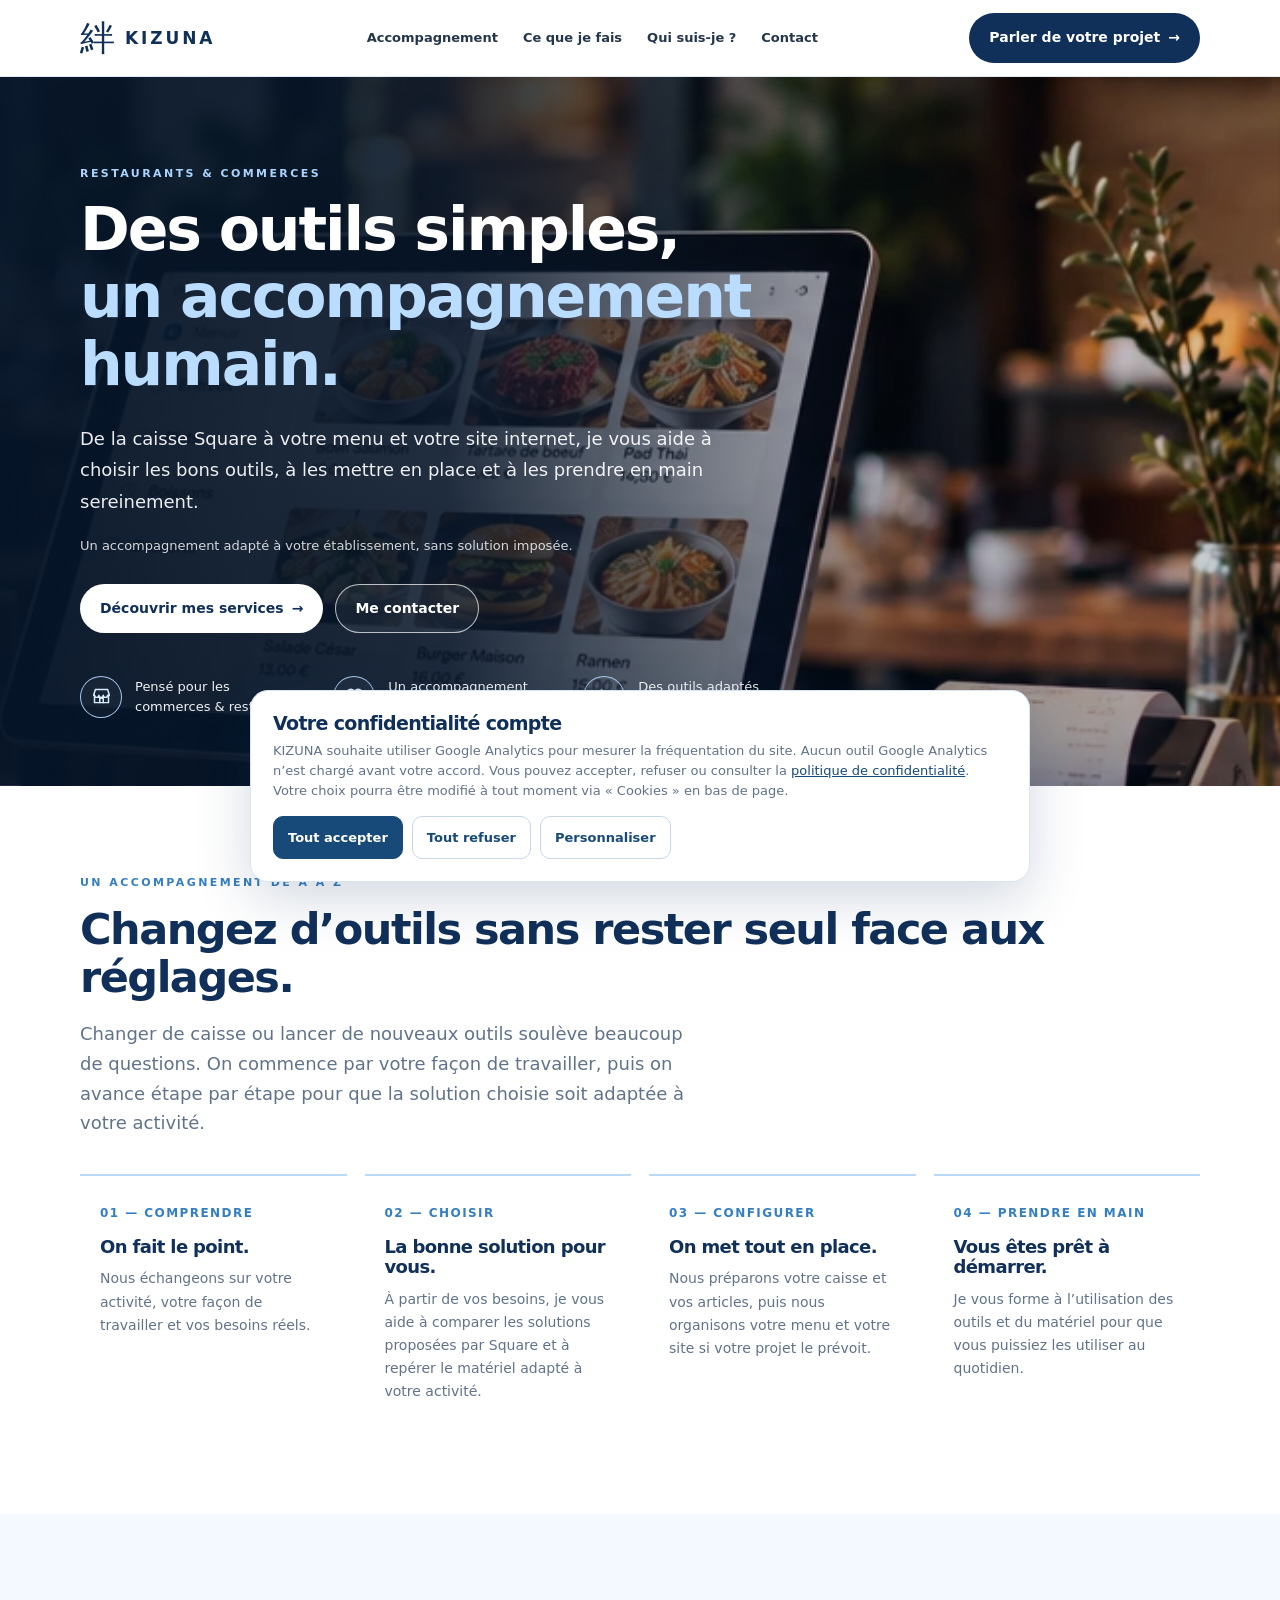
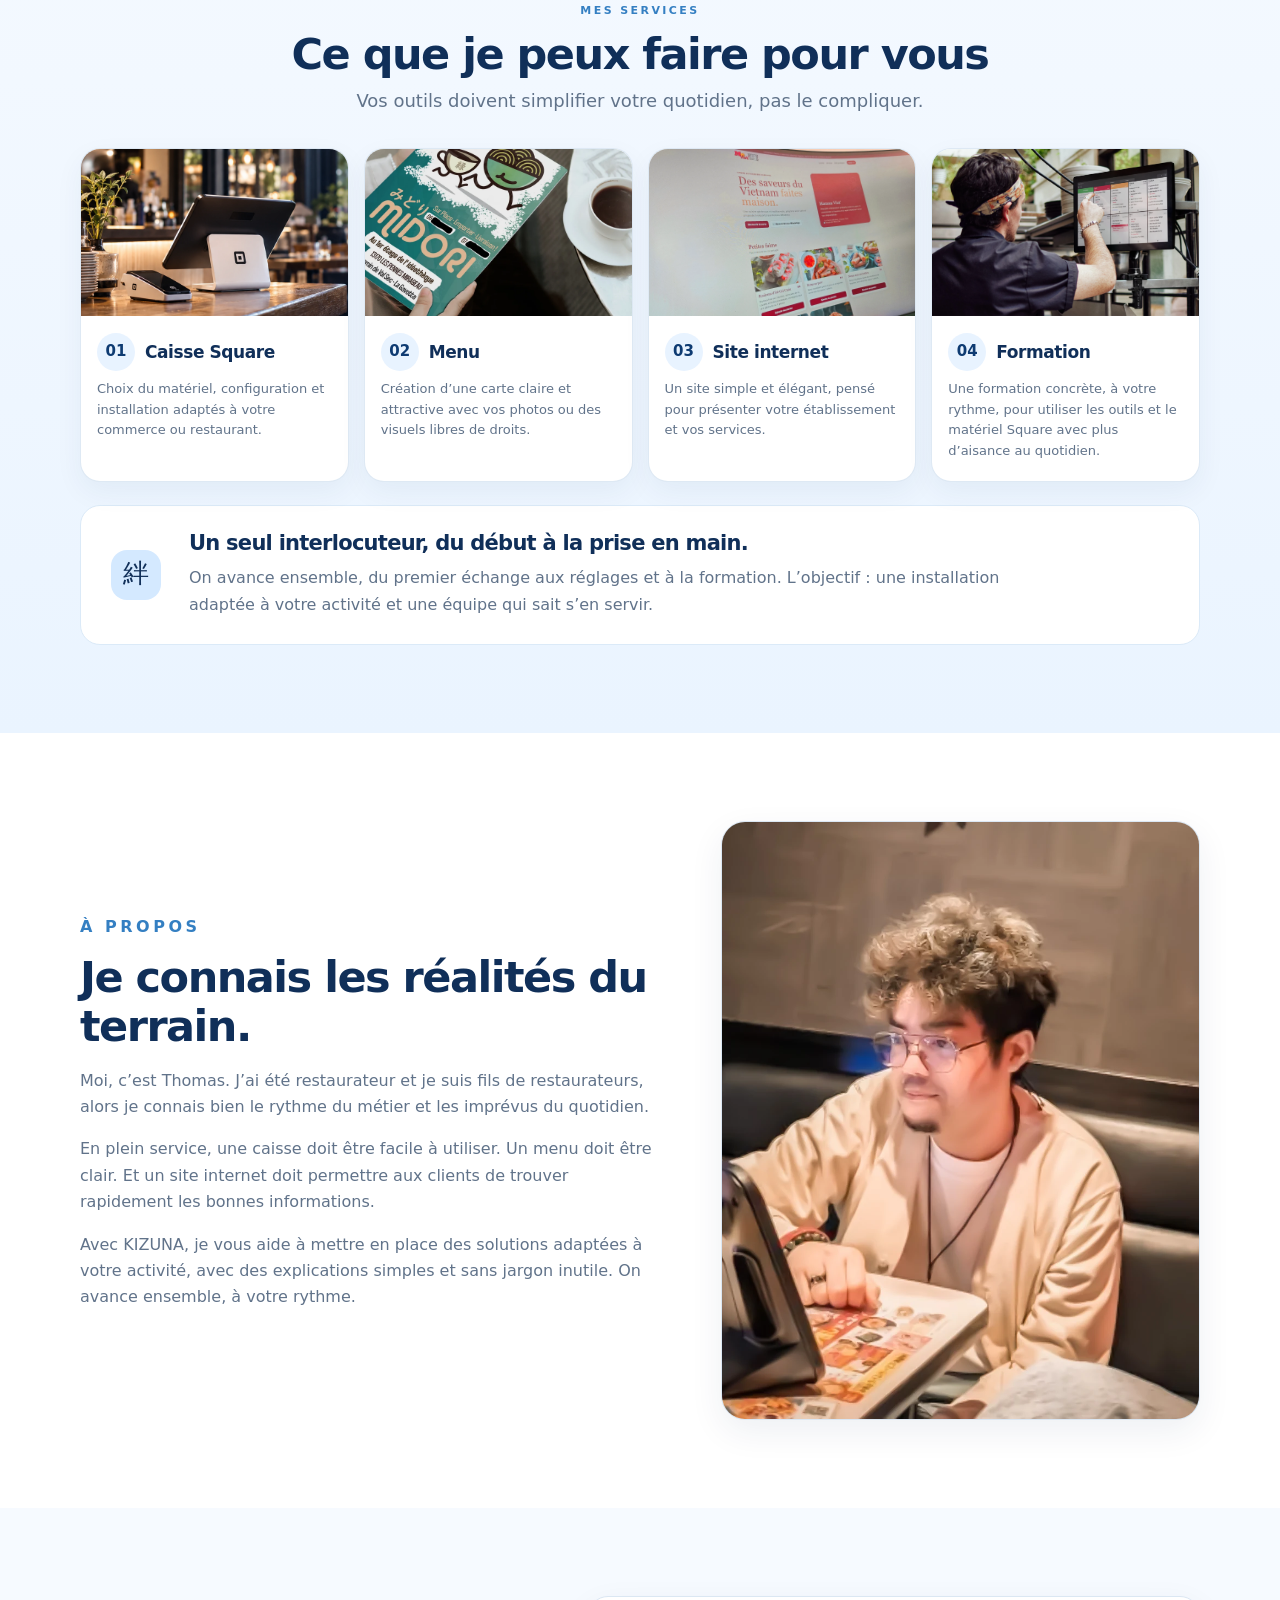
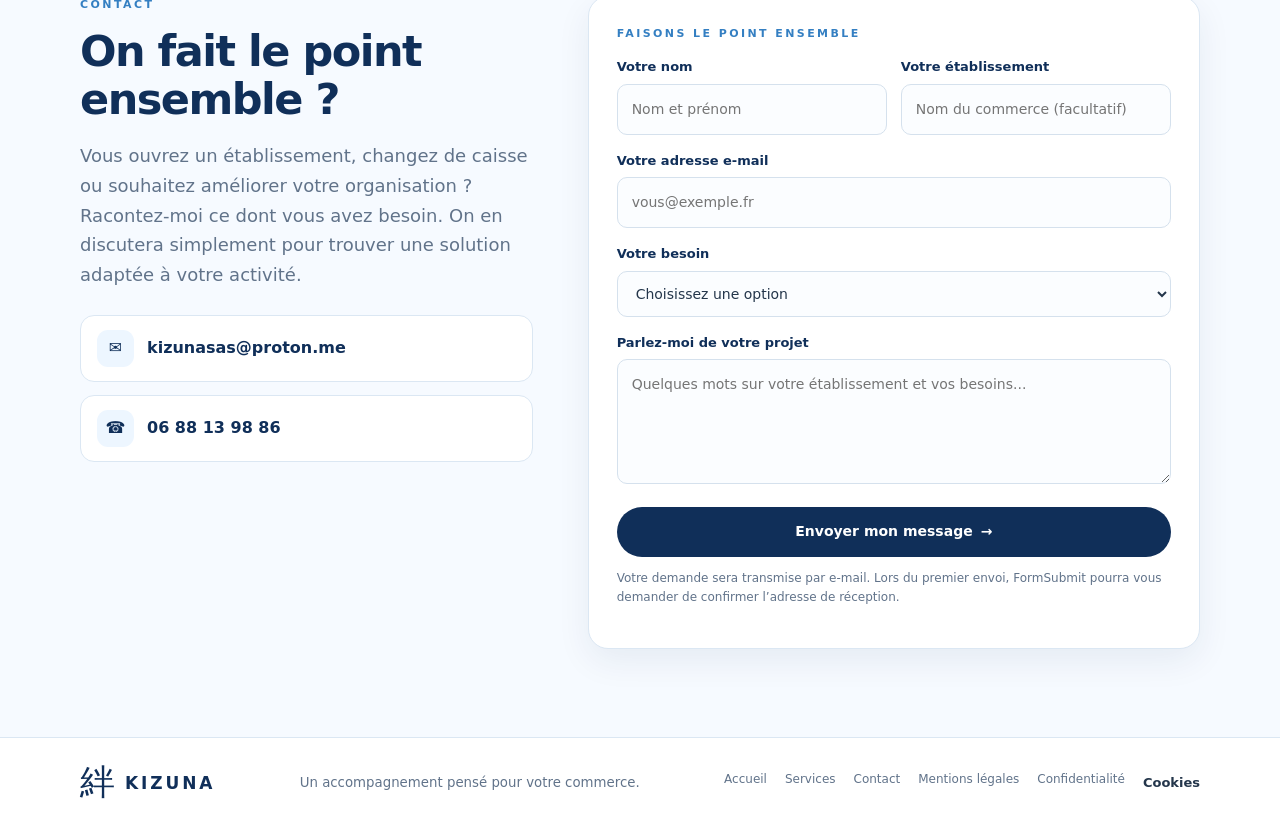
<file: index.html>
<!doctype html>
<html lang="fr">
<head>
<meta charset="utf-8"><meta name="viewport" content="width=device-width, initial-scale=1, viewport-fit=cover">
<meta name="description" content="KIZUNA accompagne les commerçants et restaurateurs dans le choix et la mise en place de leur caisse Square, la création de menus et de sites internet, et la prise en main de leurs outils.">
<meta name="theme-color" content="#102f59">
<meta property="og:type" content="website">
<meta property="og:locale" content="fr_FR">
<meta property="og:site_name" content="KIZUNA">
<meta property="og:title" content="KIZUNA — Votre commerce, bien accompagné">
<meta property="og:description" content="Un accompagnement simple et humain pour votre caisse Square, votre menu, votre site internet et la prise en main de vos outils.">
<meta property="og:image" content="https://VOTRE-DOMAINE.fr/assets/og-kizuna.jpg">
<meta property="og:image:width" content="1200"><meta property="og:image:height" content="630">
<meta name="twitter:card" content="summary_large_image">
<link rel="icon" href="assets/favicon.svg" type="image/svg+xml">
<link rel="icon" href="assets/favicon-32.png" sizes="32x32" type="image/png">
<link rel="icon" href="assets/favicon-16.png" sizes="16x16" type="image/png">
<link rel="apple-touch-icon" href="assets/apple-touch-icon.png">
<link rel="preload" as="image" href="assets/hero-restaurant.webp" fetchpriority="high">
<title>KIZUNA — Un accompagnement simple pour votre commerce</title>
<style>
:root{--navy:#102f59;--blue:#347fc2;--pale:#edf6ff;--pale2:#f6faff;--ink:#24364b;--muted:#61738a;--line:#dbe7f3;--white:#fff;--radius:20px;--shadow:0 12px 34px rgba(16,47,89,.07)}
*{box-sizing:border-box}html{scroll-behavior:smooth;scroll-padding-top:90px}body{margin:0;font-family:Inter,ui-sans-serif,system-ui,-apple-system,BlinkMacSystemFont,"Segoe UI",sans-serif;color:var(--ink);background:#fff;line-height:1.65}a{color:inherit} .wrap{width:min(1120px,calc(100% - 40px));margin-inline:auto}
header{position:sticky;top:0;z-index:20;background:rgba(255,255,255,.94);backdrop-filter:blur(12px);border-bottom:1px solid rgba(219,231,243,.8)}.nav{min-height:76px;display:flex;align-items:center;justify-content:space-between;gap:22px}.brand{display:flex;align-items:center;gap:10px;text-decoration:none;color:var(--navy);font-weight:800;letter-spacing:.18em}.brand-mark{font-family:serif;font-size:35px;line-height:1;color:var(--navy);font-weight:500;letter-spacing:0}.brand-name{font-size:17px}.navlinks{display:flex;align-items:center;gap:25px}.navlinks a{text-decoration:none;font-size:13px;font-weight:650;color:var(--ink)}.navlinks a:hover{color:var(--blue)}.nav-cta,.btn{display:inline-flex;justify-content:center;align-items:center;gap:8px;border-radius:999px;padding:12px 19px;font-size:14px;font-weight:750;text-decoration:none;border:1px solid transparent;transition:.2s}.nav-cta,.btn-primary{background:var(--navy);color:#fff}.nav-cta:hover,.btn-primary:hover{background:#1c477b;transform:translateY(-1px)}.btn-secondary{border-color:#b9d3ed;color:var(--navy);background:white}.btn-secondary:hover{background:var(--pale)}
section{padding:88px 0}.eyebrow{font-size:11px;letter-spacing:.22em;text-transform:uppercase;color:var(--blue);font-weight:800;margin:0 0 13px}h1,h2,h3,p{margin-top:0}h1,h2,h3{color:var(--navy);letter-spacing:-.035em;line-height:1.12}h1{font-size:clamp(42px,6vw,68px);max-width:720px;margin-bottom:22px}h2{font-size:clamp(30px,4vw,43px);margin-bottom:18px}h3{font-size:21px;margin-bottom:10px}p{color:var(--muted)}.lead{font-size:18px;max-width:620px}.hero{padding:82px 0 86px;background:radial-gradient(ellipse at 90% 15%,#e0f0ff 0,transparent 34%),linear-gradient(180deg,#fff 0%,#f8fbff 100%)}.hero-grid{display:grid;grid-template-columns:1.12fr .88fr;gap:55px;align-items:center}.hero h1 span{color:var(--blue)}.hero-actions{display:flex;flex-wrap:wrap;gap:12px;margin-top:27px}.hero-note{font-size:12px;margin-top:22px}.visual-placeholder{min-height:350px;border-radius:28px;background:linear-gradient(145deg,#e4f2ff,#f7fbff);border:1px solid #d5e8fa;display:grid;place-items:center;position:relative;overflow:hidden}.visual-placeholder.hero-photo{min-height:350px;background:#edf6ff}.hero-photo img{width:100%;height:100%;min-height:350px;object-fit:cover;display:block}.visual-placeholder:not(.hero-photo):before,.visual-placeholder:not(.hero-photo):after{content:"";position:absolute;border:1px solid rgba(52,127,194,.22);border-radius:50%;width:250px;height:250px}.visual-placeholder:after{width:330px;height:330px}.placeholder-inner{position:relative;z-index:1;text-align:center;padding:24px}.placeholder-icon{width:62px;height:62px;border:1.5px solid #8ab7e2;border-radius:18px;display:grid;place-items:center;color:var(--blue);font-size:28px;margin:0 auto 15px}.placeholder-inner strong{display:block;color:var(--navy)}.placeholder-inner small{color:var(--muted)}
.soft{background:var(--pale2)}.intro-grid{display:grid;grid-template-columns:.9fr 1.1fr;gap:70px;align-items:center}.intro-mark{border-radius:var(--radius);background:var(--pale);min-height:245px;display:grid;place-items:center}.intro-mark span{font-family:serif;font-size:100px;color:var(--navy);font-weight:400}.intro-copy p{font-size:17px}.service-grid{display:grid;grid-template-columns:repeat(2,minmax(0,1fr));gap:18px;margin-top:35px}.service{padding:27px;border:1px solid var(--line);border-radius:var(--radius);background:#fff;box-shadow:var(--shadow)}.service-number{font-size:12px;font-weight:800;color:var(--blue);letter-spacing:.15em;margin-bottom:15px}.service p{margin-bottom:0}.service-wide{grid-column:1/-1;display:grid;grid-template-columns:60px 1fr;gap:15px;align-items:start;background:var(--pale2)}.service-symbol{width:48px;height:48px;border-radius:15px;background:#e0efff;display:grid;place-items:center;color:var(--navy);font-size:22px}
.process{display:grid;grid-template-columns:repeat(4,minmax(0,1fr));gap:18px;margin-top:36px}.step{padding:23px 20px;border-top:2px solid #b9d9f6;background:#fff}.step-num{font-size:12px;color:var(--blue);font-weight:800;letter-spacing:.12em}.step h3{margin-top:12px;font-size:18px}.step p{font-size:14px;margin-bottom:0}.about-grid{display:grid;grid-template-columns:1.1fr .9fr;gap:55px;align-items:center}.about-copy p{font-size:16px}.about-card{background:#fff;border:1px solid var(--line);border-radius:var(--radius);padding:30px;box-shadow:var(--shadow)}.about-card .brand-mark{font-size:60px;display:block;margin-bottom:14px}.about-card p{margin:0}
.contact-grid{display:grid;grid-template-columns:.85fr 1.15fr;gap:55px;align-items:start}.contact-info{display:grid;gap:13px;margin-top:25px}.contact-link{display:flex;align-items:center;gap:13px;padding:14px 16px;border:1px solid var(--line);border-radius:14px;text-decoration:none;background:white;font-weight:700;color:var(--navy);overflow-wrap:anywhere}.contact-link span:first-child{width:37px;height:37px;border-radius:11px;background:var(--pale);display:grid;place-items:center}.form-card{padding:28px;border:1px solid var(--line);border-radius:var(--radius);box-shadow:var(--shadow);background:#fff}.form-card label{display:block;font-size:13px;font-weight:750;color:var(--navy);margin-bottom:6px}.form-row{display:grid;grid-template-columns:1fr 1fr;gap:14px}.field{margin-bottom:15px}.field input,.field select,.field textarea{width:100%;border:1px solid #d5e1ed;background:#fbfdff;border-radius:10px;padding:13px 14px;font:inherit;font-size:14px;color:var(--ink);outline:none}.field input:focus,.field select:focus,.field textarea:focus{border-color:#78aee0;box-shadow:0 0 0 3px #e5f2ff}.field textarea{min-height:125px;resize:vertical}.form-card .btn{width:100%;cursor:pointer}.form-hint{font-size:12px;margin:12px 0 0}.footer{padding:27px 0;border-top:1px solid var(--line)}.footer-inner{display:flex;justify-content:space-between;align-items:center;gap:20px}.footer small{color:var(--muted)}.footer-links{display:flex;gap:18px;flex-wrap:wrap}.footer-links a{font-size:12px;text-decoration:none;color:var(--muted)}
@media(max-width:850px){.nav{flex-wrap:wrap;padding:13px 0}.navlinks{order:3;width:100%;overflow:auto;gap:20px;padding:4px 0 7px}.navlinks a{white-space:nowrap}.nav-cta{margin-left:auto}.hero-grid,.intro-grid,.about-grid,.contact-grid{grid-template-columns:1fr;gap:30px}.visual-placeholder{min-height:260px}.hero-photo img{min-height:260px}.intro-mark{min-height:180px}.intro-mark span{font-size:76px}.process{grid-template-columns:repeat(2,minmax(0,1fr))}.hero{padding-top:58px}section{padding:65px 0}}
@media(max-width:540px){.wrap{width:min(100% - 30px,1120px)}.brand-name{font-size:15px}.brand-mark{font-size:30px}.nav-cta{padding:10px 13px;font-size:12px}.navlinks{gap:17px}.navlinks a{font-size:12px}h1{font-size:42px}.lead{font-size:16px}.service-grid{grid-template-columns:1fr}.service-wide{grid-column:auto;grid-template-columns:45px 1fr;padding:22px}.service-symbol{width:40px;height:40px}.process{grid-template-columns:1fr;gap:12px}.step{padding:20px}.form-row{grid-template-columns:1fr;gap:0}.form-card{padding:20px}.footer-inner{align-items:flex-start;flex-direction:column}.hero-actions .btn{width:100%}}

/* Photos réelles fournies pour KIZUNA */
.photo-frame{overflow:hidden;border-radius:24px;background:#edf5fc;border:1px solid var(--line);box-shadow:var(--shadow)}
.photo-frame img{display:block;width:100%;height:100%;object-fit:cover}
.hero-photo{min-height:350px;aspect-ratio:4/3}
.hero-photo img{object-position:center}
.about-photo{height:100%;min-height:380px;aspect-ratio:4/5}
.about-photo img{object-position:center 34%}
.service-grid{align-items:stretch}
.service.has-photo{padding:0;overflow:hidden}
.service.has-photo .service-photo{width:100%;aspect-ratio:16/9;display:block;object-fit:cover;background:#edf5fc;border-bottom:1px solid var(--line)}
.service.has-photo .service-copy{padding:23px 24px 25px}
.service.has-photo.menu-service .service-photo{object-fit:contain;background:#f7f9fc;padding:8px}
.service.has-photo.site-service .service-photo{object-position:center}
@media(max-width:850px){.hero-photo{min-height:260px}.about-photo{min-height:320px;aspect-ratio:5/4}}


/* Services section — consistent, alternating horizontal layouts */
.service-list{display:grid;gap:22px;margin-top:36px}
.service-row{display:grid;grid-template-columns:minmax(0,1fr) minmax(0,1fr);align-items:stretch;gap:clamp(24px,4vw,54px);padding:22px;background:#fff;border:1px solid var(--line);border-radius:var(--radius);box-shadow:var(--shadow);overflow:hidden}
.service-row.reverse .service-visual{order:2}
.service-row.reverse .service-content{order:1}
.service-visual{min-height:260px;aspect-ratio:16/10;overflow:hidden;border-radius:calc(var(--radius) - 8px);background:#edf5fc;display:flex;align-items:center;justify-content:center}
.service-visual img{display:block;width:100%;height:100%;min-height:260px;object-fit:cover}
.service-visual.menu-visual{background:#f7f8fa}
.service-visual.menu-visual img{width:100%;height:100%;object-fit:contain;padding:10px;min-height:260px}
.service-content{align-self:center;padding:18px clamp(0px,2vw,18px)}
.service-content .service-number{margin-bottom:14px}
.service-content h3{font-size:clamp(23px,2.5vw,31px);line-height:1.15;max-width:16ch;margin-bottom:15px}
.service-content p{font-size:16px;line-height:1.75;max-width:52ch;margin-bottom:0}
.service-promise{display:grid;grid-template-columns:58px 1fr;gap:20px;align-items:center;margin-top:24px;padding:26px 30px;background:#e8f3ff;border-radius:var(--radius)}
.service-promise-mark{width:50px;height:50px;border-radius:16px;background:#d4e9ff;display:grid;place-items:center;color:var(--navy);font-size:26px}
.service-promise h3{font-size:21px;margin:0 0 8px}
.service-promise p{margin:0;line-height:1.7;max-width:80ch}
@media(max-width:760px){
 .service-list{gap:16px}
 .service-row{grid-template-columns:1fr;gap:12px;padding:14px}
 .service-row.reverse .service-visual,.service-row.reverse .service-content{order:initial}
 .service-visual{aspect-ratio:16/9;min-height:0}
 .service-visual img{min-height:0}
 .service-visual.menu-visual img{min-height:0;max-height:330px}
 .service-content{padding:12px 8px 10px}
 .service-content h3{font-size:25px}
 .service-content p{font-size:15px}
 .service-promise{grid-template-columns:44px 1fr;gap:14px;padding:20px}
 .service-promise-mark{width:42px;height:42px;font-size:22px}
}


/* Accessibility, validation, cookie consent and mobile conversion CTA */
.field-error{display:none;color:#a52828;font-size:12px;margin:6px 0 0}
.field.invalid input,.field.invalid select,.field.invalid textarea{border-color:#b42318;background:#fffafa;box-shadow:0 0 0 2px rgba(180,35,24,.08)}
.field.invalid .field-error{display:block}
.form-status-error{color:#a52828!important;font-weight:700}
.form-status-success{color:#1d6b46!important;font-weight:700}
@media(prefers-reduced-motion:reduce){html{scroll-behavior:auto}*,*:before,*:after{transition:none!important;animation:none!important}}


/* KIZUNA refreshed visual identity: image-led hero and four consistent service cards */
.hero-photo-section{position:relative;isolation:isolate;min-height:560px;padding:88px 0 68px;background:#061b33;overflow:hidden}
.hero-backdrop{position:absolute;inset:0;z-index:-2;background-image:linear-gradient(90deg,rgba(5,20,39,.96) 0%,rgba(5,20,39,.88) 35%,rgba(5,20,39,.28) 68%,rgba(5,20,39,.12) 100%),url("assets/hero-restaurant.webp");background-size:cover;background-position:center 55%}
.hero-photo-section:after{content:"";position:absolute;inset:0;z-index:-1;background:linear-gradient(0deg,rgba(5,20,39,.28),transparent 45%);pointer-events:none}
.hero-content{position:relative;z-index:1;color:#fff;max-width:1120px}
.hero-photo-section .eyebrow{color:#a9d4ff}
.hero-photo-section h1{color:#fff;max-width:860px;font-size:clamp(42px,4.7vw,60px);line-height:1.12;margin-bottom:25px}
.hero-photo-section h1 span{color:#b9dcff}
.hero-photo-section .lead{color:rgba(255,255,255,.92);max-width:650px;font-size:18px;line-height:1.75}
.hero-photo-section .btn-primary{background:#fff;color:#102f59}
.hero-photo-section .btn-primary:hover{background:#e7f3ff}
.hero-photo-section .btn-secondary{color:#fff;background:rgba(255,255,255,.06);border-color:rgba(255,255,255,.7)}
.hero-photo-section .btn-secondary:hover{background:rgba(255,255,255,.15)}
.hero-trust{display:flex;flex-wrap:wrap;gap:30px;margin-top:43px;max-width:900px}
.hero-trust>div{display:flex;align-items:center;gap:13px;color:rgba(255,255,255,.94);font-size:13px;line-height:1.55;min-width:220px}
.trust-icon{width:42px;height:42px;flex:0 0 42px;border:1px solid rgba(183,218,255,.9);border-radius:50%;display:grid;place-items:center;color:#d8ebff;background:rgba(255,255,255,.035)}
.trust-icon svg{display:block;width:21px;height:21px;fill:none;stroke:currentColor;stroke-width:1.7;stroke-linecap:round;stroke-linejoin:round}
.services-section{background:linear-gradient(180deg,#f4f9ff 0%,#eaf4ff 100%)}
.section-heading{text-align:center;max-width:800px;margin:0 auto 32px}
.section-heading .eyebrow{margin-bottom:10px}
.section-heading h2{margin-bottom:8px}
.section-heading .lead{max-width:none;margin:0 auto;font-size:18px}
.service-cards{display:grid;grid-template-columns:repeat(4,minmax(0,1fr));gap:15px;align-items:stretch}
.service-card{background:#fff;border:1px solid rgba(219,231,243,.9);border-radius:20px;overflow:hidden;box-shadow:0 10px 28px rgba(16,47,89,.055);transition:transform .2s ease,box-shadow .2s ease;min-width:0}
.service-card:hover{transform:translateY(-3px);box-shadow:0 16px 34px rgba(16,47,89,.11)}
.service-card-image{aspect-ratio:16/10;overflow:hidden;background:#e8f2fc}
.service-card-image img{display:block;width:100%;height:100%;object-fit:cover}
.service-card-image.menu-card-image{background:#f7f9fc}
.service-card-image.menu-card-image img{object-fit:contain;padding:6px}
.service-card-body{padding:17px 16px 19px}
.service-card-title{display:flex;align-items:center;gap:10px;margin-bottom:8px}
.service-card-number{width:38px;height:38px;flex:0 0 38px;border-radius:50%;display:grid;place-items:center;background:#e8f3ff;color:#0e3b72;font-size:15px;font-weight:800}
.service-card-title h3{font-size:17px;line-height:1.2;margin:0;letter-spacing:-.025em}
.service-card-body p{font-size:13px;line-height:1.6;margin:0 0 14px}
.service-card-body>a{display:inline-flex;align-items:center;gap:8px;text-decoration:none;color:var(--navy);font-size:12px;font-weight:800}
.service-card-body>a span{font-size:17px;transition:transform .2s ease}
.service-card-body>a:hover span{transform:translateX(3px)}
.service-promise{margin-top:23px;background:#fff;border:1px solid #dbeaf8}
.service-promise-mark{font-family:serif}
@media(max-width:980px){
 .service-cards{grid-template-columns:repeat(2,minmax(0,1fr))}
 .hero-photo-section{min-height:470px}
 .hero-backdrop{background-position:58% center}
}
@media(max-width:600px){
 .hero-photo-section{padding:58px 0 46px;min-height:0}
 .hero-backdrop{background-image:linear-gradient(90deg,rgba(5,20,39,.92),rgba(5,20,39,.78)),url("assets/hero-restaurant.webp");background-position:center}
 .hero-photo-section h1{font-size:clamp(39px,8.8vw,48px);line-height:1.12;max-width:100%;margin-bottom:22px}
 .hero-photo-section .lead{font-size:16px}
 .hero-trust{gap:17px;margin-top:32px}
 .hero-trust>div{flex:1 1 100%;font-size:12px;min-width:0}
 .trust-icon{width:38px;height:38px;flex-basis:38px}
 .section-heading{text-align:left;margin-bottom:23px}
 .section-heading .lead{margin:0;font-size:16px}
 .service-cards{grid-template-columns:1fr;gap:14px}
 .service-card{display:block}
 .service-card-image{height:auto;min-height:0;aspect-ratio:16/9}
 .service-card-body{padding:20px 19px 22px}
 .service-card-title{align-items:center;gap:10px}
 .service-card-number{width:34px;height:34px;flex-basis:34px;font-size:13px}
 .service-card-title h3{font-size:17px;padding-top:0}
 .service-card-body p{font-size:14px;line-height:1.65;margin-bottom:0}
 .service-card-body>a{font-size:12px}
 .service-promise{grid-template-columns:42px 1fr;padding:18px;gap:13px}
 .service-promise-mark{width:40px;height:40px;font-size:21px}
 .service-promise h3{font-size:18px}
 .service-promise p{font-size:14px}
}


/* Final polish for service cards */
.service-card-body{min-height:154px;display:flex;flex-direction:column;justify-content:flex-start}
.service-card-body p{margin-bottom:0}
.service-card-image.menu-card-image img{object-fit:cover;padding:0;object-position:center 54%}
@media(max-width:600px){
 .service-card-body{min-height:0}
}


/* Finitions avant publication */
:focus-visible{outline:3px solid #75b7f0;outline-offset:3px}
section[id]{scroll-margin-top:96px}
.hero-note{color:rgba(255,255,255,.82);font-size:13px;margin:17px 0 0}
.service-card-image img{object-position:center}
.service-card-image.menu-card-image img{object-position:center 54%}
@media(max-width:600px){
 .service-card-image{min-height:170px}
 .service-card-image img{object-position:center}
 .service-card-image.menu-card-image img{object-position:center 54%}
}


/* Responsive polish: tablets and phones */
img, video, iframe { max-width: 100%; }
button, input, select, textarea { font: inherit; }
a, button { -webkit-tap-highlight-color: transparent; }
:focus-visible { outline: 3px solid #73b7f2; outline-offset: 3px; }

@media (max-width: 900px) {
  .wrap { width: min(100% - 36px, 720px); }
  .nav { min-height: 68px; gap: 12px; flex-wrap: wrap; padding-block: 10px; }
  .navlinks { gap: 14px; flex-wrap: wrap; justify-content: center; }
  .navlinks a { font-size: 13px; }
  .hero { padding: 58px 0 62px; }
  .hero-grid { grid-template-columns: minmax(0, 1fr); gap: 30px; }
  .hero-grid > * { min-width: 0; }
  .hero h1 { max-width: 16ch; }
  .visual-placeholder, .visual-placeholder.hero-photo { min-height: 280px; }
  .hero-photo img { min-height: 280px; max-height: 420px; }
  .intro-grid { grid-template-columns: minmax(0, 1fr); gap: 28px; }
  .intro-mark { min-height: 170px; }
  .intro-mark span { font-size: 76px; }
  .process { grid-template-columns: repeat(2, minmax(0, 1fr)); }
  section { padding: 64px 0; }
}

@media (max-width: 600px) {
  html { scroll-padding-top: 112px; }
  .wrap { width: calc(100% - 32px); }
  .nav { justify-content: center; }
  .brand { margin-right: auto; }
  .brand-mark { font-size: 30px; }
  .brand-name { font-size: 15px; }
  .navlinks { order: 3; width: 100%; gap: 8px 16px; padding: 4px 0 2px; }
  .navlinks a { font-size: 12px; }
  .nav-cta { padding: 10px 13px; font-size: 12px; white-space: nowrap; }
  section { padding: 52px 0; }
  .hero { padding: 42px 0 48px; }
  h1 { font-size: clamp(34px, 10vw, 46px); line-height: 1.06; margin-bottom: 17px; }
  h2 { font-size: clamp(28px, 8vw, 36px); }
  h3 { font-size: 19px; }
  .lead { font-size: 16px; }
  .hero-grid { gap: 24px; }
  .hero-actions { display: grid; grid-template-columns: minmax(0, 1fr); gap: 10px; margin-top: 22px; }
  .hero-actions .btn { width: 100%; min-height: 46px; }
  .hero-note { font-size: 12px; }
  .visual-placeholder, .visual-placeholder.hero-photo { min-height: 220px; border-radius: 18px; }
  .hero-photo img { min-height: 220px; max-height: 300px; }
  .service-grid, .process { grid-template-columns: minmax(0, 1fr); gap: 14px; }
  .service { padding: 22px; }
  .service-wide { grid-column: auto; grid-template-columns: 42px minmax(0, 1fr); gap: 12px; }
  .service-symbol { width: 40px; height: 40px; border-radius: 12px; }
  .step { padding: 19px 17px; }
  .intro-copy p { font-size: 16px; }
  .intro-mark { min-height: 145px; }
  .intro-mark span { font-size: 64px; }
  .contact-grid { grid-template-columns: minmax(0, 1fr) !important; gap: 24px !important; }
  form { min-width: 0; }
  input, select, textarea { width: 100%; min-width: 0; max-width: 100%; }
  .btn, .nav-cta { min-height: 44px; }
  footer .wrap { gap: 18px; }
  footer a { overflow-wrap: anywhere; }
  .cookie-banner { left: 12px !important; right: 12px !important; bottom: 12px !important; width: auto !important; max-width: none !important; padding: 16px !important; }
  .cookie-banner .cookie-actions { display: grid; grid-template-columns: minmax(0, 1fr); gap: 8px; }
  .cookie-banner button { width: 100%; min-height: 42px; }
}

@media (max-width: 380px) {
  .wrap { width: calc(100% - 24px); }
  .brand { gap: 6px; letter-spacing: .12em; }
  .brand-name { font-size: 14px; }
  .nav-cta { padding-inline: 10px; font-size: 11px; }
  .navlinks { gap: 7px 12px; }
  h1 { font-size: 33px; }
}

</style>
</head>
<body>
<header><div class="wrap nav"><a class="brand" href="#accueil" aria-label="KIZUNA, accueil"><span class="brand-mark" aria-hidden="true">絆</span><span class="brand-name">KIZUNA</span></a><nav class="navlinks" aria-label="Navigation principale"><a href="#accompagnement">Accompagnement</a><a href="#services">Ce que je fais</a><a href="#apropos">Qui suis-je ?</a><a href="#contact">Contact</a></nav><a class="nav-cta" href="#contact">Parler de votre projet <span aria-hidden="true">→</span></a></div></header>
<main>
<section class="hero hero-photo-section" id="accueil">
  <div class="hero-backdrop" role="img" aria-label="Comptoir de restaurant avec terminal de caisse et écran de menu"></div>
  <div class="wrap hero-content">
    <p class="eyebrow">Restaurants & commerces</p>
    <h1>Des outils simples,<br><span>un accompagnement humain.</span></h1>
    <p class="lead">De la caisse Square à votre menu et votre site internet, je vous aide à choisir les bons outils, à les mettre en place et à les prendre en main sereinement.</p>
    <p class="hero-note">Un accompagnement adapté à votre établissement, sans solution imposée.</p>
    <div class="hero-actions">
      <a class="btn btn-primary" href="#services">Découvrir mes services <span aria-hidden="true">→</span></a>
      <a class="btn btn-secondary" href="#contact">Me contacter</a>
    </div>
    <div class="hero-trust">
      <div><span class="trust-icon" aria-hidden="true"><svg viewBox="0 0 24 24"><path d="M3 10.5 5 4h14l2 6.5"/><path d="M4 10.5v8.5h16v-8.5"/><path d="M4 10.5a2.5 2.5 0 0 0 5 0 2.5 2.5 0 0 0 5 0 2.5 2.5 0 0 0 5 0"/><path d="M10 19v-5h4v5"/></svg></span><span>Pensé pour les<br>commerces & restaurants</span></div>
      <div><span class="trust-icon" aria-hidden="true"><svg viewBox="0 0 24 24"><path d="M20.8 8.8c0 5.1-8.8 10-8.8 10s-8.8-4.9-8.8-10A4.7 4.7 0 0 1 12 6.1a4.7 4.7 0 0 1 8.8 2.7Z"/></svg></span><span>Un accompagnement<br>simple et humain</span></div>
      <div><span class="trust-icon" aria-hidden="true"><svg viewBox="0 0 24 24"><path d="M4 7h16M4 17h16"/><circle cx="9" cy="7" r="2.2" fill="#102f59"/><circle cx="15" cy="17" r="2.2" fill="#102f59"/></svg></span><span>Des outils adaptés<br>à vos besoins</span></div>
    </div>
  </div>
</section>
<section id="accompagnement"><div class="wrap"><p class="eyebrow">Un accompagnement de A à Z</p><h2>Changez d’outils sans rester seul face aux réglages.</h2><p class="lead">Changer de caisse ou lancer de nouveaux outils soulève beaucoup de questions. On commence par votre façon de travailler, puis on avance étape par étape pour que la solution choisie soit adaptée à votre activité.</p><div class="process"><article class="step"><span class="step-num">01 — COMPRENDRE</span><h3>On fait le point.</h3><p>Nous échangeons sur votre activité, votre façon de travailler et vos besoins réels.</p></article><article class="step"><span class="step-num">02 — CHOISIR</span><h3>La bonne solution pour vous.</h3><p>À partir de vos besoins, je vous aide à comparer les solutions proposées par Square et à repérer le matériel adapté à votre activité.</p></article><article class="step"><span class="step-num">03 — CONFIGURER</span><h3>On met tout en place.</h3><p>Nous préparons votre caisse et vos articles, puis nous organisons votre menu et votre site si votre projet le prévoit.</p></article><article class="step"><span class="step-num">04 — PRENDRE EN MAIN</span><h3>Vous êtes prêt à démarrer.</h3><p>Je vous forme à l’utilisation des outils et du matériel pour que vous puissiez les utiliser au quotidien.</p></article></div></div></section>
<section class="soft services-section" id="services">
  <div class="wrap">
    <div class="section-heading">
      <p class="eyebrow">Mes services</p>
      <h2>Ce que je peux faire pour vous</h2>
      <p class="lead">Vos outils doivent simplifier votre quotidien, pas le compliquer.</p>
    </div>
    <div class="service-cards">
      <article class="service-card">
        <div class="service-card-image"><img src="assets/caisse-square.webp" alt="Équipement de caisse Square présenté sur un comptoir de commerce" width="1440" height="900" loading="lazy"></div>
        <div class="service-card-body">
          <div class="service-card-title"><span class="service-card-number">01</span><h3>Caisse Square</h3></div>
          <p>Choix du matériel, configuration et installation adaptés à votre commerce ou restaurant.</p>
        </div>
      </article>
      <article class="service-card">
        <div class="service-card-image menu-card-image"><img src="assets/menu-horizontal.webp" alt="Menu de restaurant présenté dans un format horizontal" width="1440" height="900" loading="lazy"></div>
        <div class="service-card-body">
          <div class="service-card-title"><span class="service-card-number">02</span><h3>Menu</h3></div>
          <p>Création d’une carte claire et attractive avec vos photos ou des visuels libres de droits.</p>
        </div>
      </article>
      <article class="service-card">
        <div class="service-card-image"><img src="assets/site-restaurant.webp" alt="Exemple de site internet pour un restaurant" width="1440" height="900" loading="lazy"></div>
        <div class="service-card-body">
          <div class="service-card-title"><span class="service-card-number">03</span><h3>Site internet</h3></div>
          <p>Un site simple et élégant, pensé pour présenter votre établissement et vos services.</p>
        </div>
      </article>
      <article class="service-card">
        <div class="service-card-image"><img src="assets/formation-terrain.webp" alt="Professionnel de la restauration utilisant un écran de commandes" width="1440" height="900" loading="lazy"></div>
        <div class="service-card-body">
          <div class="service-card-title"><span class="service-card-number">04</span><h3>Formation</h3></div>
          <p>Une formation concrète, à votre rythme, pour utiliser les outils et le matériel Square avec plus d’aisance au quotidien.</p>
        </div>
      </article>
    </div>
    <div class="service-promise">
      <span class="service-promise-mark" aria-hidden="true">絆</span>
      <div>
        <h3>Un seul interlocuteur, du début à la prise en main.</h3>
        <p>On avance ensemble, du premier échange aux réglages et à la formation. L’objectif : une installation adaptée à votre activité et une équipe qui sait s’en servir.</p>
      </div>
    </div>
  </div>
</section>
<section id="apropos"><div class="wrap about-grid"><div class="about-copy"><p class="eyebrow">À propos</p><h2>Je connais les réalités du terrain.</h2><p>Moi, c’est Thomas. J’ai été restaurateur et je suis fils de restaurateurs, alors je connais bien le rythme du métier et les imprévus du quotidien.</p><p>En plein service, une caisse doit être facile à utiliser. Un menu doit être clair. Et un site internet doit permettre aux clients de trouver rapidement les bonnes informations.</p><p>Avec KIZUNA, je vous aide à mettre en place des solutions adaptées à votre activité, avec des explications simples et sans jargon inutile. On avance ensemble, à votre rythme.</p></div><aside class="photo-frame about-photo"><img src="assets/portrait-terrain.webp" alt="Portrait en situation de travail dans un restaurant" loading="lazy"></aside></div></section>
<section class="soft" id="contact"><div class="wrap contact-grid"><div><p class="eyebrow">Contact</p><h2>On fait le point ensemble ?</h2><p class="lead">Vous ouvrez un établissement, changez de caisse ou souhaitez améliorer votre organisation ? Racontez-moi ce dont vous avez besoin. On en discutera simplement pour trouver une solution adaptée à votre activité.</p><div class="contact-info"><a class="contact-link" href="mailto:kizunasas@proton.me"><span aria-hidden="true">✉</span><span>kizunasas@proton.me</span></a><a class="contact-link" href="tel:+33688139886"><span aria-hidden="true">☎</span><span>06 88 13 98 86</span></a></div></div><form class="form-card" id="contact-form" name="contact-kizuna" method="POST" action="https://formsubmit.co/kizunasas@proton.me"><p class="eyebrow">Faisons le point ensemble</p><input type="hidden" name="_subject" value="Nouvelle demande depuis le site KIZUNA"><input type="hidden" name="_url" value="https://deltaraen.github.io/Kizuna-Studio/"><input type="hidden" name="_next" value="https://deltaraen.github.io/Kizuna-Studio/merci.html"><input type="hidden" name="_template" value="table"><input type="text" name="_honey" tabindex="-1" autocomplete="off" aria-hidden="true" style="position:absolute;left:-9999px;width:1px;height:1px"><div class="form-row"><div class="field"><label for="name">Votre nom</label><input id="name" name="name" autocomplete="name" required placeholder="Nom et prénom" aria-describedby="name-error"><p class="field-error" id="name-error">Merci d’indiquer votre nom.</p></div><div class="field"><label for="business">Votre établissement</label><input id="business" name="business" autocomplete="organization" placeholder="Nom du commerce (facultatif)"></div></div><div class="field"><label for="email">Votre adresse e-mail</label><input id="email" name="email" type="email" autocomplete="email" required placeholder="vous@exemple.fr" aria-describedby="email-error"><p class="field-error" id="email-error">Saisissez une adresse e-mail valide.</p></div><div class="field"><label for="project">Votre besoin</label><select id="project" name="project" required aria-describedby="project-error"><option value="" disabled selected>Choisissez une option</option><option>Choix et installation d’une caisse Square</option><option>Création ou mise en page d’un menu</option><option>Création d’un site internet</option><option>Formation aux outils Square</option><option>Un accompagnement complet</option><option>Autre demande</option></select><p class="field-error" id="project-error">Choisissez le sujet de votre demande.</p></div><div class="field"><label for="message">Parlez-moi de votre projet</label><textarea id="message" name="message" required placeholder="Quelques mots sur votre établissement et vos besoins..." aria-describedby="message-error"></textarea><p class="field-error" id="message-error">Ajoutez quelques mots sur votre projet.</p></div><button class="btn btn-primary" type="submit">Envoyer mon message <span aria-hidden="true">→</span></button><p class="form-hint">Votre demande sera transmise par e-mail. Lors du premier envoi, FormSubmit pourra vous demander de confirmer l’adresse de réception.</p><p id="form-status" class="form-hint" role="status" aria-live="polite"></p></form></div></section>
</main><footer class="footer"><div class="wrap footer-inner"><a class="brand" href="#accueil"><span class="brand-mark" aria-hidden="true">絆</span><span class="brand-name">KIZUNA</span></a><small>Un accompagnement pensé pour votre commerce.</small><div class="footer-links"><a href="#accueil">Accueil</a><a href="#services">Services</a><a href="#contact">Contact</a><a href="mentions-legales.html">Mentions légales</a><a href="confidentialite.html">Confidentialité</a><button type="button" class="cookie-settings-link" id="open-cookie-settings">Cookies</button></div></div></footer>


<script>
// Le formulaire est envoyé directement à FormSubmit via la méthode POST native.
</script>

<style>
.cookie-banner{position:fixed;z-index:9999;left:18px;right:18px;bottom:18px;max-width:780px;margin:0 auto;background:#fff;border:1px solid #d7e4f1;border-radius:18px;box-shadow:0 16px 55px #102f5930;padding:22px;color:#24364b;display:none}
.cookie-banner.is-visible{display:block}.cookie-banner h2{font-size:19px;margin:0 0 7px;color:#102f59}.cookie-banner p{font-size:13px;line-height:1.55;margin:0 0 14px}.cookie-actions{display:flex;gap:9px;flex-wrap:wrap}.cookie-actions button,.cookie-settings-link{font:inherit;font-size:13px;font-weight:750;border:1px solid #c7d8e8;border-radius:10px;padding:10px 14px;background:#fff;color:#174a78;cursor:pointer}.cookie-actions .cookie-accept{background:#174a78;border-color:#174a78;color:#fff}.cookie-settings-link{padding:2px 0;border:0;background:transparent;color:inherit}.cookie-banner a{color:#174a78}@media(max-width:520px){.cookie-banner{left:10px;right:10px;bottom:10px;padding:17px}.cookie-actions{display:grid;grid-template-columns:1fr 1fr}.cookie-actions button{padding:11px 8px}.cookie-actions .cookie-accept{grid-column:1/-1}}

/* Correctif mobile : supprimer le débordement horizontal et cadrer le portrait */
*, *::before, *::after { box-sizing: border-box; }
html { width: 100%; max-width: 100%; overflow-x: clip; }
body { width: 100%; max-width: 100%; margin: 0; overflow-x: clip; }
main, header, footer, section, nav, .wrap, .hero-content { min-width: 0; max-width: 100%; }
img, svg, video, canvas, iframe { max-width: 100%; }
.wrap { max-width: 1120px; }
.about-photo { min-width: 0; overflow: hidden; }
.about-photo img { display: block; width: 100%; height: 100%; object-fit: cover; object-position: center 30%; }
@media (max-width: 600px) {
  html, body { width: 100%; max-width: 100%; overflow-x: clip; }
  .wrap { width: 100% !important; max-width: 100% !important; padding-left: 16px !important; padding-right: 16px !important; margin-left: 0 !important; margin-right: 0 !important; }
  header, main, footer, section, .hero-photo-section { width: 100%; max-width: 100%; }
  .hero-grid, .intro-grid, .about-grid, .service-grid, .service-cards, .process, .contact-grid, .grid, .cards { min-width: 0; width: 100%; max-width: 100%; }
  .hero-grid > *, .intro-grid > *, .about-grid > *, .service-grid > *, .service-cards > *, .process > *, .contact-grid > *, .grid > *, .cards > * { min-width: 0; max-width: 100%; }
  .service, .step, .card, .contact-card, .form-card { min-width: 0; max-width: 100%; }
  h1, h2, h3, p, a, label, button { overflow-wrap: anywhere; }
  .nav { width: 100%; max-width: 100%; padding-left: 16px; padding-right: 16px; }
  .navlinks { min-width: 0; max-width: 100%; }
  .hero-photo, .visual-placeholder { width: 100%; max-width: 100%; }
  .about-photo { width: 100%; height: auto; min-height: 0; aspect-ratio: 4 / 5; border-radius: 18px; }
  .about-photo img { width: 100%; height: 100%; min-height: 0; object-fit: cover; object-position: center 27%; }
  .about-grid { gap: 24px; }
  .contact-grid > *, .footer-inner > * { min-width: 0; }
  .footer-links { max-width: 100%; }
}
@media (max-width: 380px) {
  .wrap { padding-left: 12px !important; padding-right: 12px !important; }
  .about-photo { aspect-ratio: 3 / 4; }
}
</style>
<div class="cookie-banner" id="cookie-banner" role="dialog" aria-modal="false" aria-labelledby="cookie-title" aria-describedby="cookie-description">
  <h2 id="cookie-title">Votre confidentialité compte</h2>
  <p id="cookie-description">KIZUNA souhaite utiliser Google Analytics pour mesurer la fréquentation du site. Aucun outil Google Analytics n’est chargé avant votre accord. Vous pouvez accepter, refuser ou consulter la <a href="confidentialite.html">politique de confidentialité</a>. Votre choix pourra être modifié à tout moment via « Cookies » en bas de page.</p>
  <div class="cookie-actions"><button type="button" class="cookie-accept" id="cookie-accept">Tout accepter</button><button type="button" id="cookie-reject">Tout refuser</button><button type="button" id="cookie-customize">Personnaliser</button></div>
  <div id="cookie-custom-panel" hidden style="margin-top:14px;padding-top:12px;border-top:1px solid #e1eaf2"><p><strong>Mesure d’audience (Google Analytics)</strong><br>Facultative. Si vous l’autorisez et si l’identifiant de mesure est configuré, Google Analytics pourra être chargé.</p><div class="cookie-actions"><button type="button" class="cookie-accept" id="cookie-save-yes">Autoriser la mesure</button><button type="button" id="cookie-save-no">Refuser la mesure</button></div></div>
</div>
<script>
(function(){
  // Sécurité par défaut : aucun script Google Analytics n'est chargé sans consentement explicite.
  // À renseigner uniquement après configuration réelle de GA4 (format G-XXXXXXXXXX).
  const GA_MEASUREMENT_ID = 'G-VGPX1RNNFK';
  const STORAGE_KEY = 'kizuna-analytics-consent-v1';
  const banner = document.getElementById('cookie-banner');
  const custom = document.getElementById('cookie-custom-panel');
  function readChoice(){try{return localStorage.getItem(STORAGE_KEY)}catch(e){return null}}
  function saveChoice(choice){try{localStorage.setItem(STORAGE_KEY,choice)}catch(e){} banner.classList.remove('is-visible');custom.hidden=true;if(choice==='accepted')loadAnalytics();}
  function showBanner(){banner.classList.add('is-visible')}
  function loadAnalytics(){
    if(!GA_MEASUREMENT_ID || !/^G-[A-Z0-9]+$/.test(GA_MEASUREMENT_ID)) return;
    if(document.querySelector('script[data-kizuna-ga="true"]')) return;
    const script=document.createElement('script');script.async=true;script.src='https://www.googletagmanager.com/gtag/js?id='+encodeURIComponent(GA_MEASUREMENT_ID);script.dataset.kizunaGa='true';document.head.appendChild(script);
    window.dataLayer=window.dataLayer||[];function gtag(){window.dataLayer.push(arguments)}window.gtag=gtag;gtag('js',new Date());gtag('config',GA_MEASUREMENT_ID,{'anonymize_ip':true});
  }
  document.getElementById('cookie-accept').addEventListener('click',()=>saveChoice('accepted'));
  document.getElementById('cookie-reject').addEventListener('click',()=>saveChoice('rejected'));
  document.getElementById('cookie-customize').addEventListener('click',()=>{custom.hidden=!custom.hidden});
  document.getElementById('cookie-save-yes').addEventListener('click',()=>saveChoice('accepted'));
  document.getElementById('cookie-save-no').addEventListener('click',()=>saveChoice('rejected'));
  document.getElementById('open-cookie-settings').addEventListener('click',showBanner);
  if(readChoice()==='accepted')loadAnalytics();else if(!readChoice())showBanner();
})();
</script>

</body></html>
</file>
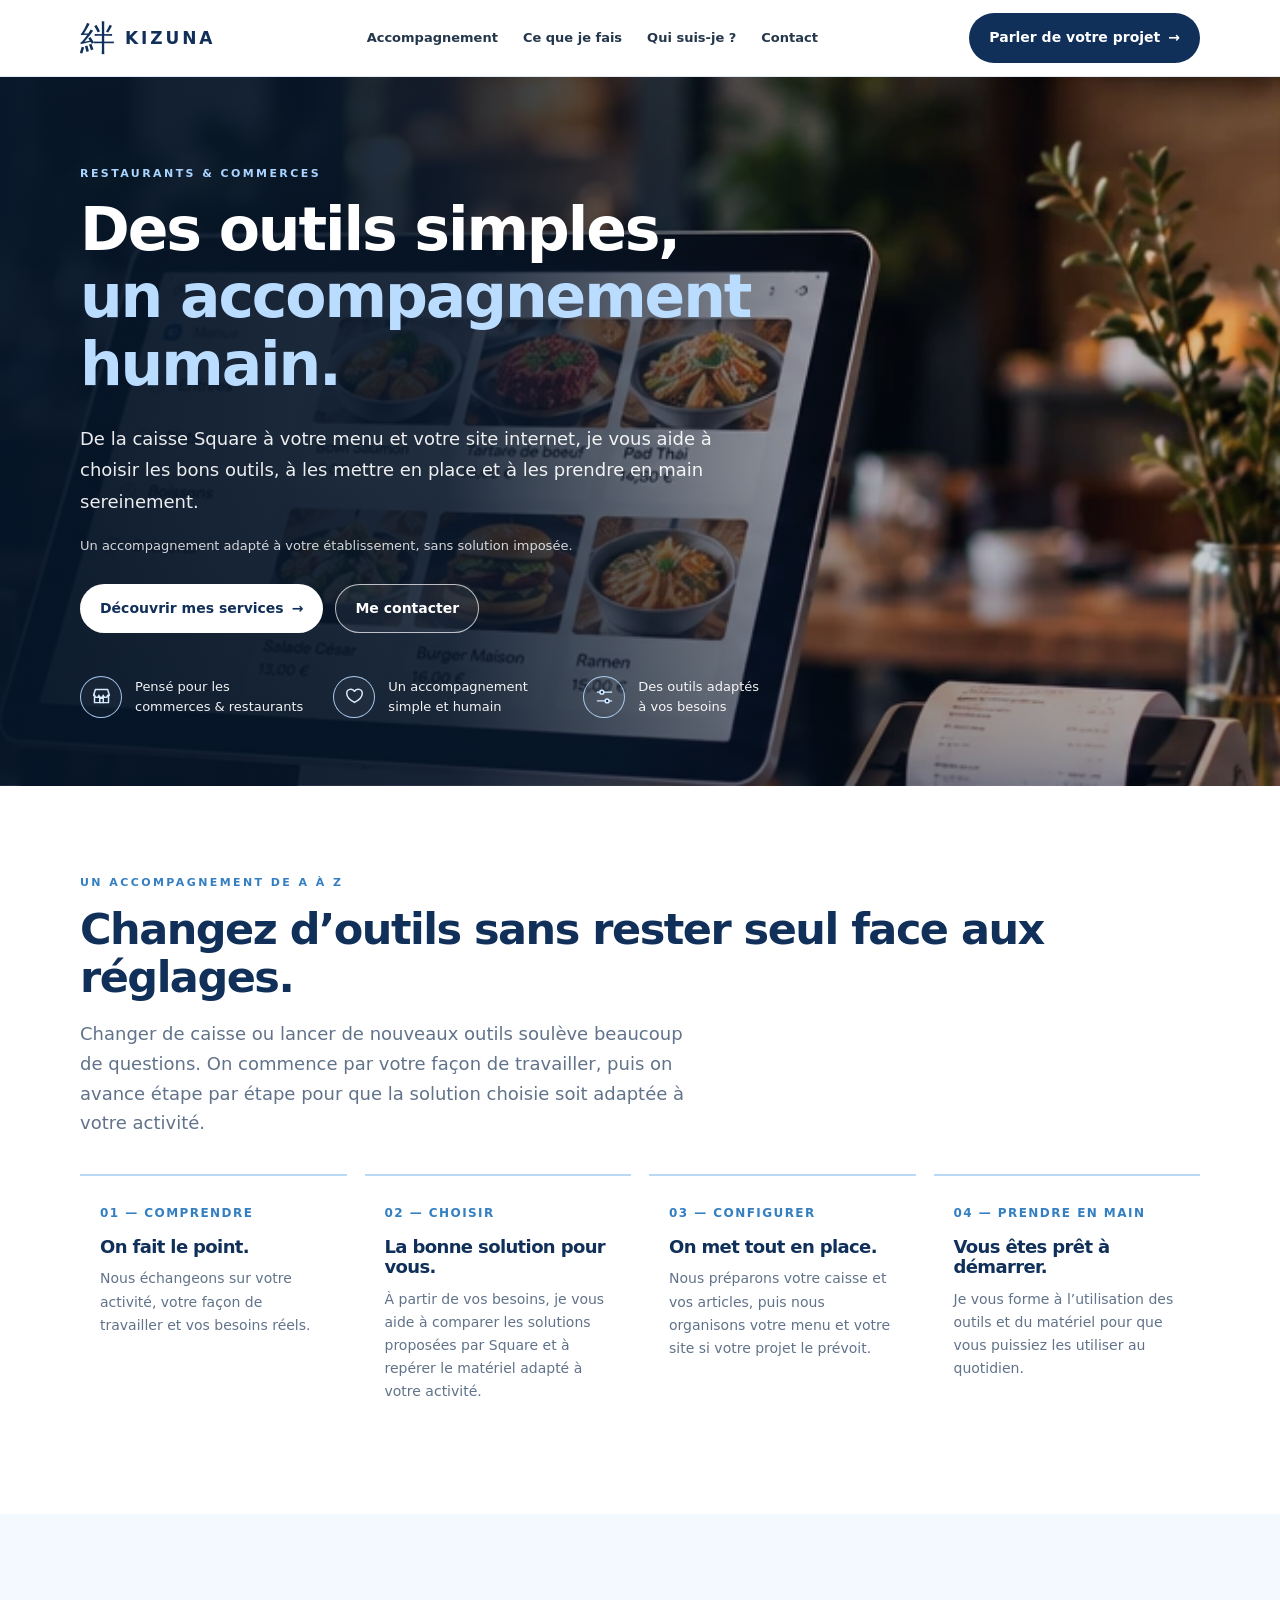
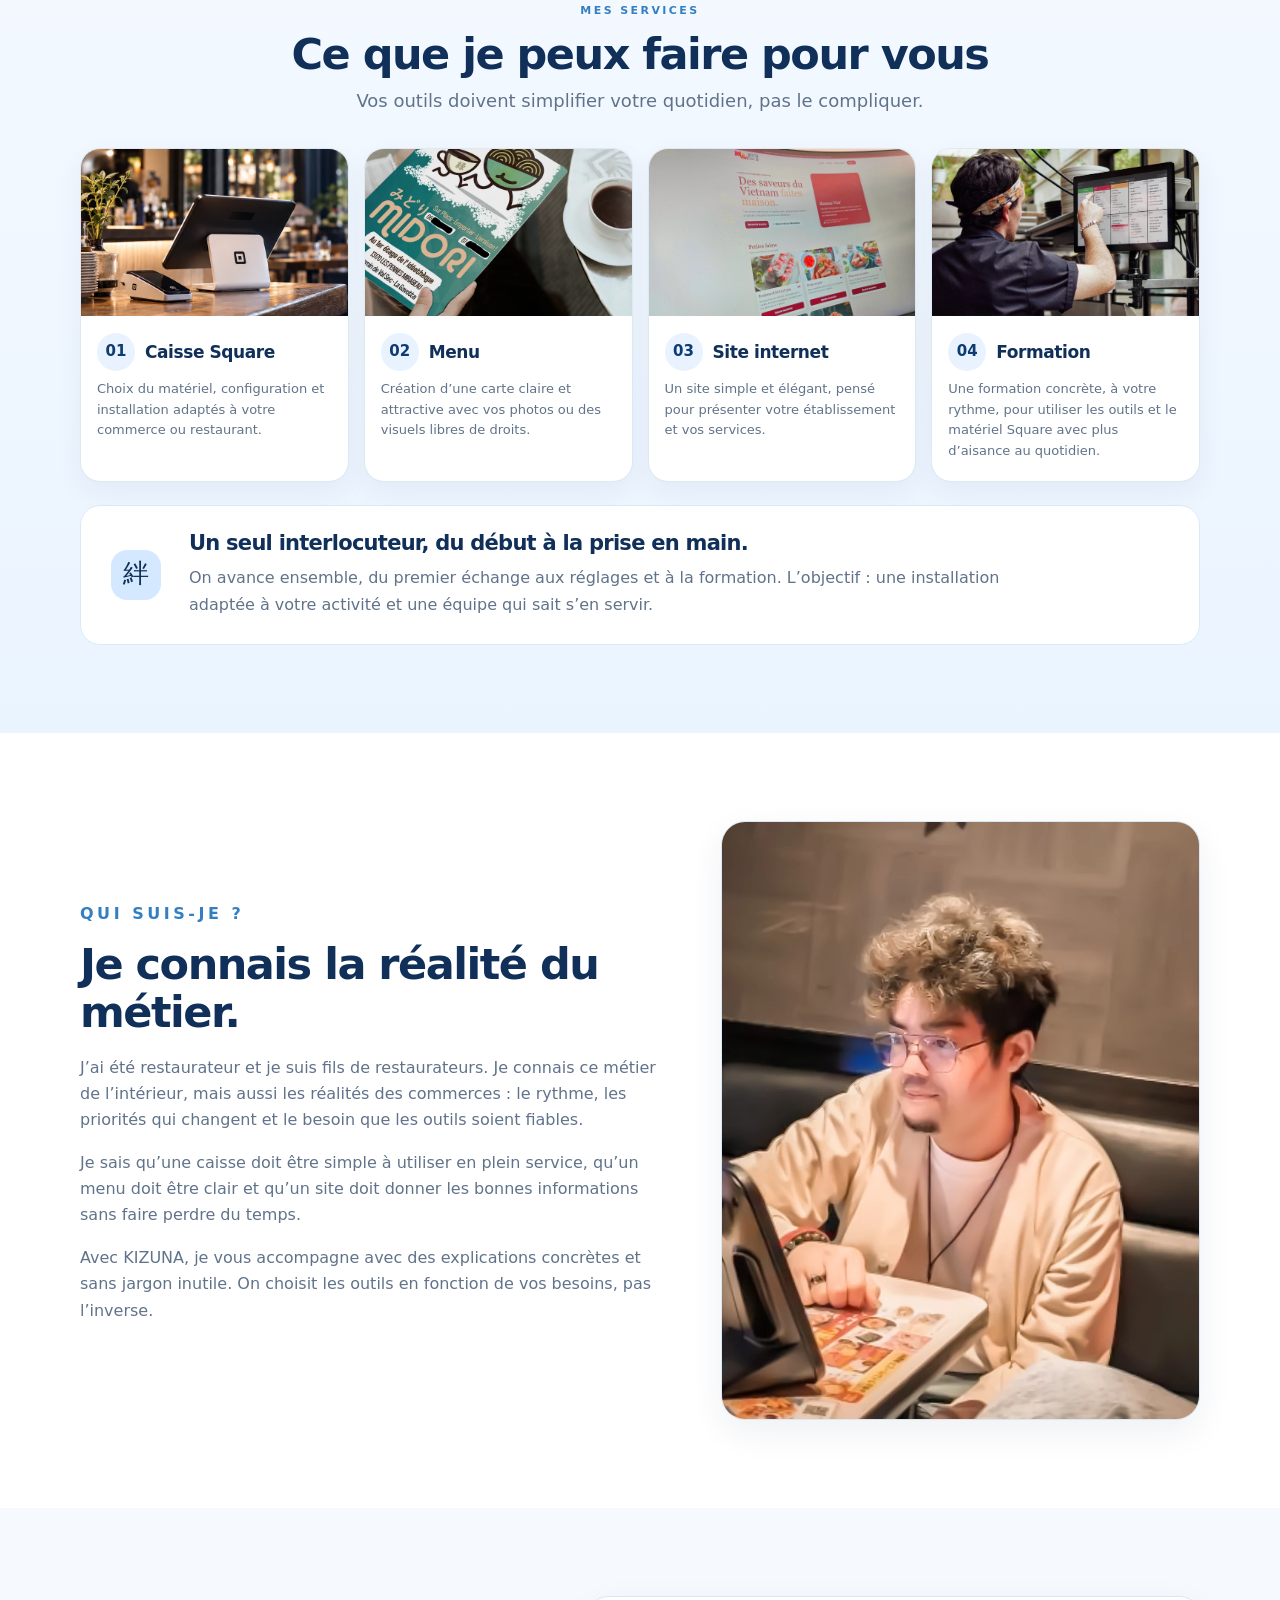
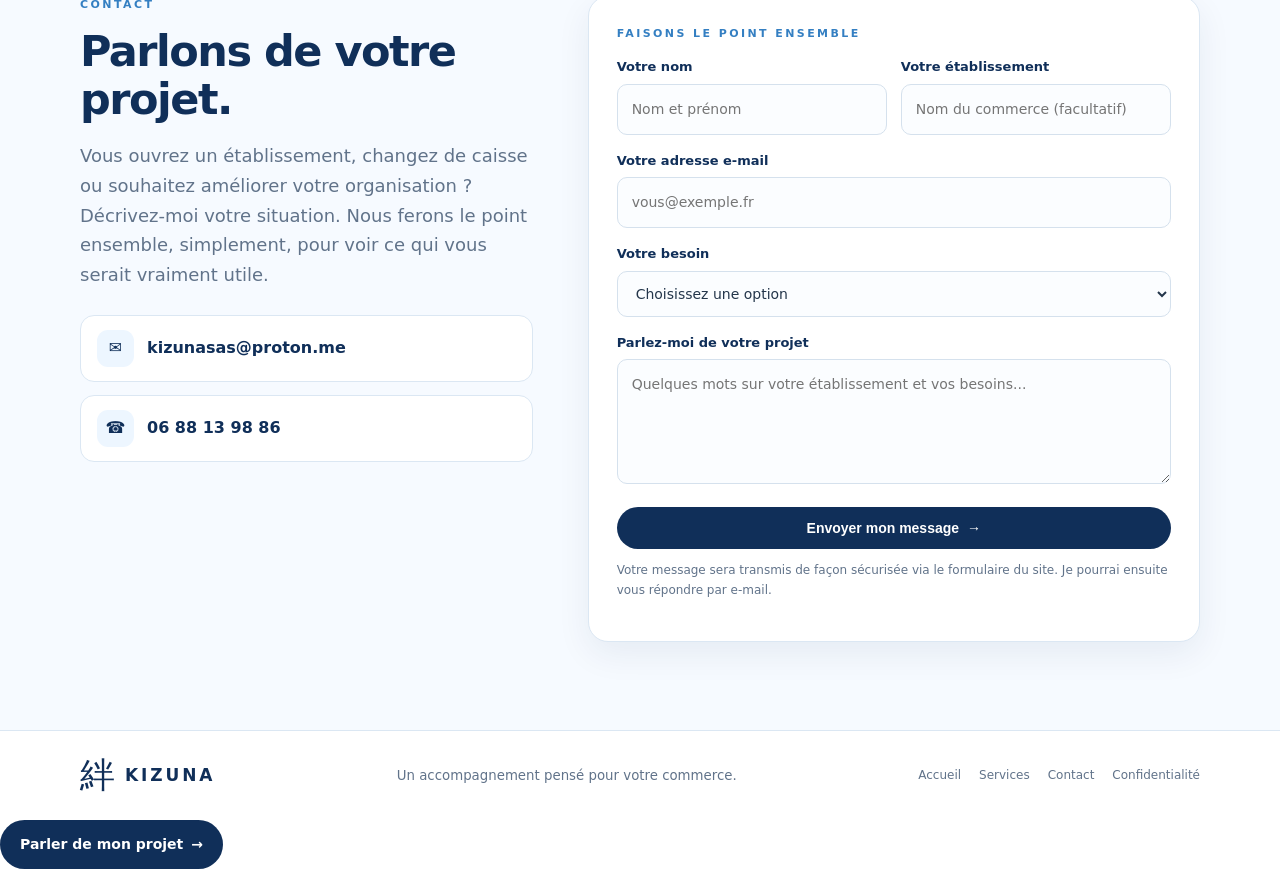
<file: Site/index.html>
<!doctype html>
<html lang="fr">
<head>
<meta charset="utf-8"><meta name="viewport" content="width=device-width, initial-scale=1">
<meta name="description" content="KIZUNA accompagne les commerçants et restaurateurs dans le choix et la mise en place de leur caisse Square, la création de menus et de sites internet, et la prise en main de leurs outils.">
<meta name="theme-color" content="#102f59">
<meta property="og:type" content="website">
<meta property="og:locale" content="fr_FR">
<meta property="og:site_name" content="KIZUNA">
<meta property="og:title" content="KIZUNA — Votre commerce, bien accompagné">
<meta property="og:description" content="Un accompagnement simple et humain pour votre caisse Square, votre menu, votre site internet et la prise en main de vos outils.">
<meta property="og:image" content="https://VOTRE-DOMAINE.fr/assets/og-kizuna.jpg">
<meta property="og:image:width" content="1200"><meta property="og:image:height" content="630">
<meta name="twitter:card" content="summary_large_image">
<link rel="icon" href="assets/favicon.svg" type="image/svg+xml">
<link rel="icon" href="assets/favicon-32.png" sizes="32x32" type="image/png">
<link rel="icon" href="assets/favicon-16.png" sizes="16x16" type="image/png">
<link rel="apple-touch-icon" href="assets/apple-touch-icon.png">
<link rel="preload" as="image" href="assets/hero-restaurant.webp" fetchpriority="high">
<title>KIZUNA — Un accompagnement simple pour votre commerce</title>
<style>
:root{--navy:#102f59;--blue:#347fc2;--pale:#edf6ff;--pale2:#f6faff;--ink:#24364b;--muted:#61738a;--line:#dbe7f3;--white:#fff;--radius:20px;--shadow:0 12px 34px rgba(16,47,89,.07)}
*{box-sizing:border-box}html{scroll-behavior:smooth;scroll-padding-top:90px}body{margin:0;font-family:Inter,ui-sans-serif,system-ui,-apple-system,BlinkMacSystemFont,"Segoe UI",sans-serif;color:var(--ink);background:#fff;line-height:1.65}a{color:inherit} .wrap{width:min(1120px,calc(100% - 40px));margin-inline:auto}
header{position:sticky;top:0;z-index:20;background:rgba(255,255,255,.94);backdrop-filter:blur(12px);border-bottom:1px solid rgba(219,231,243,.8)}.nav{min-height:76px;display:flex;align-items:center;justify-content:space-between;gap:22px}.brand{display:flex;align-items:center;gap:10px;text-decoration:none;color:var(--navy);font-weight:800;letter-spacing:.18em}.brand-mark{font-family:serif;font-size:35px;line-height:1;color:var(--navy);font-weight:500;letter-spacing:0}.brand-name{font-size:17px}.navlinks{display:flex;align-items:center;gap:25px}.navlinks a{text-decoration:none;font-size:13px;font-weight:650;color:var(--ink)}.navlinks a:hover{color:var(--blue)}.nav-cta,.btn{display:inline-flex;justify-content:center;align-items:center;gap:8px;border-radius:999px;padding:12px 19px;font-size:14px;font-weight:750;text-decoration:none;border:1px solid transparent;transition:.2s}.nav-cta,.btn-primary{background:var(--navy);color:#fff}.nav-cta:hover,.btn-primary:hover{background:#1c477b;transform:translateY(-1px)}.btn-secondary{border-color:#b9d3ed;color:var(--navy);background:white}.btn-secondary:hover{background:var(--pale)}
section{padding:88px 0}.eyebrow{font-size:11px;letter-spacing:.22em;text-transform:uppercase;color:var(--blue);font-weight:800;margin:0 0 13px}h1,h2,h3,p{margin-top:0}h1,h2,h3{color:var(--navy);letter-spacing:-.035em;line-height:1.12}h1{font-size:clamp(42px,6vw,68px);max-width:720px;margin-bottom:22px}h2{font-size:clamp(30px,4vw,43px);margin-bottom:18px}h3{font-size:21px;margin-bottom:10px}p{color:var(--muted)}.lead{font-size:18px;max-width:620px}.hero{padding:82px 0 86px;background:radial-gradient(ellipse at 90% 15%,#e0f0ff 0,transparent 34%),linear-gradient(180deg,#fff 0%,#f8fbff 100%)}.hero-grid{display:grid;grid-template-columns:1.12fr .88fr;gap:55px;align-items:center}.hero h1 span{color:var(--blue)}.hero-actions{display:flex;flex-wrap:wrap;gap:12px;margin-top:27px}.hero-note{font-size:12px;margin-top:22px}.visual-placeholder{min-height:350px;border-radius:28px;background:linear-gradient(145deg,#e4f2ff,#f7fbff);border:1px solid #d5e8fa;display:grid;place-items:center;position:relative;overflow:hidden}.visual-placeholder.hero-photo{min-height:350px;background:#edf6ff}.hero-photo img{width:100%;height:100%;min-height:350px;object-fit:cover;display:block}.visual-placeholder:not(.hero-photo):before,.visual-placeholder:not(.hero-photo):after{content:"";position:absolute;border:1px solid rgba(52,127,194,.22);border-radius:50%;width:250px;height:250px}.visual-placeholder:after{width:330px;height:330px}.placeholder-inner{position:relative;z-index:1;text-align:center;padding:24px}.placeholder-icon{width:62px;height:62px;border:1.5px solid #8ab7e2;border-radius:18px;display:grid;place-items:center;color:var(--blue);font-size:28px;margin:0 auto 15px}.placeholder-inner strong{display:block;color:var(--navy)}.placeholder-inner small{color:var(--muted)}
.soft{background:var(--pale2)}.intro-grid{display:grid;grid-template-columns:.9fr 1.1fr;gap:70px;align-items:center}.intro-mark{border-radius:var(--radius);background:var(--pale);min-height:245px;display:grid;place-items:center}.intro-mark span{font-family:serif;font-size:100px;color:var(--navy);font-weight:400}.intro-copy p{font-size:17px}.service-grid{display:grid;grid-template-columns:repeat(2,minmax(0,1fr));gap:18px;margin-top:35px}.service{padding:27px;border:1px solid var(--line);border-radius:var(--radius);background:#fff;box-shadow:var(--shadow)}.service-number{font-size:12px;font-weight:800;color:var(--blue);letter-spacing:.15em;margin-bottom:15px}.service p{margin-bottom:0}.service-wide{grid-column:1/-1;display:grid;grid-template-columns:60px 1fr;gap:15px;align-items:start;background:var(--pale2)}.service-symbol{width:48px;height:48px;border-radius:15px;background:#e0efff;display:grid;place-items:center;color:var(--navy);font-size:22px}
.process{display:grid;grid-template-columns:repeat(4,minmax(0,1fr));gap:18px;margin-top:36px}.step{padding:23px 20px;border-top:2px solid #b9d9f6;background:#fff}.step-num{font-size:12px;color:var(--blue);font-weight:800;letter-spacing:.12em}.step h3{margin-top:12px;font-size:18px}.step p{font-size:14px;margin-bottom:0}.about-grid{display:grid;grid-template-columns:1.1fr .9fr;gap:55px;align-items:center}.about-copy p{font-size:16px}.about-card{background:#fff;border:1px solid var(--line);border-radius:var(--radius);padding:30px;box-shadow:var(--shadow)}.about-card .brand-mark{font-size:60px;display:block;margin-bottom:14px}.about-card p{margin:0}
.contact-grid{display:grid;grid-template-columns:.85fr 1.15fr;gap:55px;align-items:start}.contact-info{display:grid;gap:13px;margin-top:25px}.contact-link{display:flex;align-items:center;gap:13px;padding:14px 16px;border:1px solid var(--line);border-radius:14px;text-decoration:none;background:white;font-weight:700;color:var(--navy);overflow-wrap:anywhere}.contact-link span:first-child{width:37px;height:37px;border-radius:11px;background:var(--pale);display:grid;place-items:center}.form-card{padding:28px;border:1px solid var(--line);border-radius:var(--radius);box-shadow:var(--shadow);background:#fff}.form-card label{display:block;font-size:13px;font-weight:750;color:var(--navy);margin-bottom:6px}.form-row{display:grid;grid-template-columns:1fr 1fr;gap:14px}.field{margin-bottom:15px}.field input,.field select,.field textarea{width:100%;border:1px solid #d5e1ed;background:#fbfdff;border-radius:10px;padding:13px 14px;font:inherit;font-size:14px;color:var(--ink);outline:none}.field input:focus,.field select:focus,.field textarea:focus{border-color:#78aee0;box-shadow:0 0 0 3px #e5f2ff}.field textarea{min-height:125px;resize:vertical}.form-card .btn{width:100%;cursor:pointer}.form-hint{font-size:12px;margin:12px 0 0}.footer{padding:27px 0;border-top:1px solid var(--line)}.footer-inner{display:flex;justify-content:space-between;align-items:center;gap:20px}.footer small{color:var(--muted)}.footer-links{display:flex;gap:18px;flex-wrap:wrap}.footer-links a{font-size:12px;text-decoration:none;color:var(--muted)}
@media(max-width:850px){.nav{flex-wrap:wrap;padding:13px 0}.navlinks{order:3;width:100%;overflow:auto;gap:20px;padding:4px 0 7px}.navlinks a{white-space:nowrap}.nav-cta{margin-left:auto}.hero-grid,.intro-grid,.about-grid,.contact-grid{grid-template-columns:1fr;gap:30px}.visual-placeholder{min-height:260px}.hero-photo img{min-height:260px}.intro-mark{min-height:180px}.intro-mark span{font-size:76px}.process{grid-template-columns:repeat(2,minmax(0,1fr))}.hero{padding-top:58px}section{padding:65px 0}}
@media(max-width:540px){.wrap{width:min(100% - 30px,1120px)}.brand-name{font-size:15px}.brand-mark{font-size:30px}.nav-cta{padding:10px 13px;font-size:12px}.navlinks{gap:17px}.navlinks a{font-size:12px}h1{font-size:42px}.lead{font-size:16px}.service-grid{grid-template-columns:1fr}.service-wide{grid-column:auto;grid-template-columns:45px 1fr;padding:22px}.service-symbol{width:40px;height:40px}.process{grid-template-columns:1fr;gap:12px}.step{padding:20px}.form-row{grid-template-columns:1fr;gap:0}.form-card{padding:20px}.footer-inner{align-items:flex-start;flex-direction:column}.hero-actions .btn{width:100%}}

/* Photos réelles fournies pour KIZUNA */
.photo-frame{overflow:hidden;border-radius:24px;background:#edf5fc;border:1px solid var(--line);box-shadow:var(--shadow)}
.photo-frame img{display:block;width:100%;height:100%;object-fit:cover}
.hero-photo{min-height:350px;aspect-ratio:4/3}
.hero-photo img{object-position:center}
.about-photo{height:100%;min-height:380px;aspect-ratio:4/5}
.about-photo img{object-position:center 34%}
.service-grid{align-items:stretch}
.service.has-photo{padding:0;overflow:hidden}
.service.has-photo .service-photo{width:100%;aspect-ratio:16/9;display:block;object-fit:cover;background:#edf5fc;border-bottom:1px solid var(--line)}
.service.has-photo .service-copy{padding:23px 24px 25px}
.service.has-photo.menu-service .service-photo{object-fit:contain;background:#f7f9fc;padding:8px}
.service.has-photo.site-service .service-photo{object-position:center}
@media(max-width:850px){.hero-photo{min-height:260px}.about-photo{min-height:320px;aspect-ratio:5/4}}


/* Services section — consistent, alternating horizontal layouts */
.service-list{display:grid;gap:22px;margin-top:36px}
.service-row{display:grid;grid-template-columns:minmax(0,1fr) minmax(0,1fr);align-items:stretch;gap:clamp(24px,4vw,54px);padding:22px;background:#fff;border:1px solid var(--line);border-radius:var(--radius);box-shadow:var(--shadow);overflow:hidden}
.service-row.reverse .service-visual{order:2}
.service-row.reverse .service-content{order:1}
.service-visual{min-height:260px;aspect-ratio:16/10;overflow:hidden;border-radius:calc(var(--radius) - 8px);background:#edf5fc;display:flex;align-items:center;justify-content:center}
.service-visual img{display:block;width:100%;height:100%;min-height:260px;object-fit:cover}
.service-visual.menu-visual{background:#f7f8fa}
.service-visual.menu-visual img{width:100%;height:100%;object-fit:contain;padding:10px;min-height:260px}
.service-content{align-self:center;padding:18px clamp(0px,2vw,18px)}
.service-content .service-number{margin-bottom:14px}
.service-content h3{font-size:clamp(23px,2.5vw,31px);line-height:1.15;max-width:16ch;margin-bottom:15px}
.service-content p{font-size:16px;line-height:1.75;max-width:52ch;margin-bottom:0}
.service-promise{display:grid;grid-template-columns:58px 1fr;gap:20px;align-items:center;margin-top:24px;padding:26px 30px;background:#e8f3ff;border-radius:var(--radius)}
.service-promise-mark{width:50px;height:50px;border-radius:16px;background:#d4e9ff;display:grid;place-items:center;color:var(--navy);font-size:26px}
.service-promise h3{font-size:21px;margin:0 0 8px}
.service-promise p{margin:0;line-height:1.7;max-width:80ch}
@media(max-width:760px){
 .service-list{gap:16px}
 .service-row{grid-template-columns:1fr;gap:12px;padding:14px}
 .service-row.reverse .service-visual,.service-row.reverse .service-content{order:initial}
 .service-visual{aspect-ratio:16/9;min-height:0}
 .service-visual img{min-height:0}
 .service-visual.menu-visual img{min-height:0;max-height:330px}
 .service-content{padding:12px 8px 10px}
 .service-content h3{font-size:25px}
 .service-content p{font-size:15px}
 .service-promise{grid-template-columns:44px 1fr;gap:14px;padding:20px}
 .service-promise-mark{width:42px;height:42px;font-size:22px}
}


/* Accessibility, validation, cookie consent and mobile conversion CTA */
.field-error{display:none;color:#a52828;font-size:12px;margin:6px 0 0}
.field.invalid input,.field.invalid select,.field.invalid textarea{border-color:#b42318;background:#fffafa;box-shadow:0 0 0 2px rgba(180,35,24,.08)}
.field.invalid .field-error{display:block}
.form-status-error{color:#a52828!important;font-weight:700}
.form-status-success{color:#1d6b46!important;font-weight:700}
@media(prefers-reduced-motion:reduce){html{scroll-behavior:auto}*,*:before,*:after{transition:none!important;animation:none!important}}


/* KIZUNA refreshed visual identity: image-led hero and four consistent service cards */
.hero-photo-section{position:relative;isolation:isolate;min-height:560px;padding:88px 0 68px;background:#061b33;overflow:hidden}
.hero-backdrop{position:absolute;inset:0;z-index:-2;background-image:linear-gradient(90deg,rgba(5,20,39,.96) 0%,rgba(5,20,39,.88) 35%,rgba(5,20,39,.28) 68%,rgba(5,20,39,.12) 100%),url("assets/hero-restaurant.webp");background-size:cover;background-position:center 55%}
.hero-photo-section:after{content:"";position:absolute;inset:0;z-index:-1;background:linear-gradient(0deg,rgba(5,20,39,.28),transparent 45%);pointer-events:none}
.hero-content{position:relative;z-index:1;color:#fff;max-width:1120px}
.hero-photo-section .eyebrow{color:#a9d4ff}
.hero-photo-section h1{color:#fff;max-width:860px;font-size:clamp(42px,4.7vw,60px);line-height:1.12;margin-bottom:25px}
.hero-photo-section h1 span{color:#b9dcff}
.hero-photo-section .lead{color:rgba(255,255,255,.92);max-width:650px;font-size:18px;line-height:1.75}
.hero-photo-section .btn-primary{background:#fff;color:#102f59}
.hero-photo-section .btn-primary:hover{background:#e7f3ff}
.hero-photo-section .btn-secondary{color:#fff;background:rgba(255,255,255,.06);border-color:rgba(255,255,255,.7)}
.hero-photo-section .btn-secondary:hover{background:rgba(255,255,255,.15)}
.hero-trust{display:flex;flex-wrap:wrap;gap:30px;margin-top:43px;max-width:900px}
.hero-trust>div{display:flex;align-items:center;gap:13px;color:rgba(255,255,255,.94);font-size:13px;line-height:1.55;min-width:220px}
.trust-icon{width:42px;height:42px;flex:0 0 42px;border:1px solid rgba(183,218,255,.9);border-radius:50%;display:grid;place-items:center;color:#d8ebff;background:rgba(255,255,255,.035)}
.trust-icon svg{display:block;width:21px;height:21px;fill:none;stroke:currentColor;stroke-width:1.7;stroke-linecap:round;stroke-linejoin:round}
.services-section{background:linear-gradient(180deg,#f4f9ff 0%,#eaf4ff 100%)}
.section-heading{text-align:center;max-width:800px;margin:0 auto 32px}
.section-heading .eyebrow{margin-bottom:10px}
.section-heading h2{margin-bottom:8px}
.section-heading .lead{max-width:none;margin:0 auto;font-size:18px}
.service-cards{display:grid;grid-template-columns:repeat(4,minmax(0,1fr));gap:15px;align-items:stretch}
.service-card{background:#fff;border:1px solid rgba(219,231,243,.9);border-radius:20px;overflow:hidden;box-shadow:0 10px 28px rgba(16,47,89,.055);transition:transform .2s ease,box-shadow .2s ease;min-width:0}
.service-card:hover{transform:translateY(-3px);box-shadow:0 16px 34px rgba(16,47,89,.11)}
.service-card-image{aspect-ratio:16/10;overflow:hidden;background:#e8f2fc}
.service-card-image img{display:block;width:100%;height:100%;object-fit:cover}
.service-card-image.menu-card-image{background:#f7f9fc}
.service-card-image.menu-card-image img{object-fit:contain;padding:6px}
.service-card-body{padding:17px 16px 19px}
.service-card-title{display:flex;align-items:center;gap:10px;margin-bottom:8px}
.service-card-number{width:38px;height:38px;flex:0 0 38px;border-radius:50%;display:grid;place-items:center;background:#e8f3ff;color:#0e3b72;font-size:15px;font-weight:800}
.service-card-title h3{font-size:17px;line-height:1.2;margin:0;letter-spacing:-.025em}
.service-card-body p{font-size:13px;line-height:1.6;margin:0 0 14px}
.service-card-body>a{display:inline-flex;align-items:center;gap:8px;text-decoration:none;color:var(--navy);font-size:12px;font-weight:800}
.service-card-body>a span{font-size:17px;transition:transform .2s ease}
.service-card-body>a:hover span{transform:translateX(3px)}
.service-promise{margin-top:23px;background:#fff;border:1px solid #dbeaf8}
.service-promise-mark{font-family:serif}
@media(max-width:980px){
 .service-cards{grid-template-columns:repeat(2,minmax(0,1fr))}
 .hero-photo-section{min-height:470px}
 .hero-backdrop{background-position:58% center}
}
@media(max-width:600px){
 .hero-photo-section{padding:58px 0 46px;min-height:0}
 .hero-backdrop{background-image:linear-gradient(90deg,rgba(5,20,39,.92),rgba(5,20,39,.78)),url("assets/hero-restaurant.webp");background-position:center}
 .hero-photo-section h1{font-size:clamp(39px,8.8vw,48px);line-height:1.12;max-width:100%;margin-bottom:22px}
 .hero-photo-section .lead{font-size:16px}
 .hero-trust{gap:17px;margin-top:32px}
 .hero-trust>div{flex:1 1 100%;font-size:12px;min-width:0}
 .trust-icon{width:38px;height:38px;flex-basis:38px}
 .section-heading{text-align:left;margin-bottom:23px}
 .section-heading .lead{margin:0;font-size:16px}
 .service-cards{grid-template-columns:1fr;gap:14px}
 .service-card{display:block}
 .service-card-image{height:auto;min-height:0;aspect-ratio:16/9}
 .service-card-body{padding:20px 19px 22px}
 .service-card-title{align-items:center;gap:10px}
 .service-card-number{width:34px;height:34px;flex-basis:34px;font-size:13px}
 .service-card-title h3{font-size:17px;padding-top:0}
 .service-card-body p{font-size:14px;line-height:1.65;margin-bottom:0}
 .service-card-body>a{font-size:12px}
 .service-promise{grid-template-columns:42px 1fr;padding:18px;gap:13px}
 .service-promise-mark{width:40px;height:40px;font-size:21px}
 .service-promise h3{font-size:18px}
 .service-promise p{font-size:14px}
}


/* Final polish for service cards */
.service-card-body{min-height:154px;display:flex;flex-direction:column;justify-content:flex-start}
.service-card-body p{margin-bottom:0}
.service-card-image.menu-card-image img{object-fit:cover;padding:0;object-position:center 54%}
@media(max-width:600px){
 .service-card-body{min-height:0}
}


/* Finitions avant publication */
:focus-visible{outline:3px solid #75b7f0;outline-offset:3px}
section[id]{scroll-margin-top:96px}
.hero-note{color:rgba(255,255,255,.82);font-size:13px;margin:17px 0 0}
.service-card-image img{object-position:center}
.service-card-image.menu-card-image img{object-position:center 54%}
@media(max-width:600px){
 .service-card-image{min-height:170px}
 .service-card-image img{object-position:center}
 .service-card-image.menu-card-image img{object-position:center 54%}
}

</style>
</head>
<body>
<header><div class="wrap nav"><a class="brand" href="#accueil" aria-label="KIZUNA, accueil"><span class="brand-mark" aria-hidden="true">絆</span><span class="brand-name">KIZUNA</span></a><nav class="navlinks" aria-label="Navigation principale"><a href="#accompagnement">Accompagnement</a><a href="#services">Ce que je fais</a><a href="#apropos">Qui suis-je ?</a><a href="#contact">Contact</a></nav><a class="nav-cta" href="#contact">Parler de votre projet <span aria-hidden="true">→</span></a></div></header>
<main>
<section class="hero hero-photo-section" id="accueil">
  <div class="hero-backdrop" role="img" aria-label="Comptoir de restaurant avec terminal de caisse et écran de menu"></div>
  <div class="wrap hero-content">
    <p class="eyebrow">Restaurants & commerces</p>
    <h1>Des outils simples,<br><span>un accompagnement humain.</span></h1>
    <p class="lead">De la caisse Square à votre menu et votre site internet, je vous aide à choisir les bons outils, à les mettre en place et à les prendre en main sereinement.</p>
    <p class="hero-note">Un accompagnement adapté à votre établissement, sans solution imposée.</p>
    <div class="hero-actions">
      <a class="btn btn-primary" href="#services">Découvrir mes services <span aria-hidden="true">→</span></a>
      <a class="btn btn-secondary" href="#contact">Me contacter</a>
    </div>
    <div class="hero-trust">
      <div><span class="trust-icon" aria-hidden="true"><svg viewBox="0 0 24 24"><path d="M3 10.5 5 4h14l2 6.5"/><path d="M4 10.5v8.5h16v-8.5"/><path d="M4 10.5a2.5 2.5 0 0 0 5 0 2.5 2.5 0 0 0 5 0 2.5 2.5 0 0 0 5 0"/><path d="M10 19v-5h4v5"/></svg></span><span>Pensé pour les<br>commerces & restaurants</span></div>
      <div><span class="trust-icon" aria-hidden="true"><svg viewBox="0 0 24 24"><path d="M20.8 8.8c0 5.1-8.8 10-8.8 10s-8.8-4.9-8.8-10A4.7 4.7 0 0 1 12 6.1a4.7 4.7 0 0 1 8.8 2.7Z"/></svg></span><span>Un accompagnement<br>simple et humain</span></div>
      <div><span class="trust-icon" aria-hidden="true"><svg viewBox="0 0 24 24"><path d="M4 7h16M4 17h16"/><circle cx="9" cy="7" r="2.2" fill="#102f59"/><circle cx="15" cy="17" r="2.2" fill="#102f59"/></svg></span><span>Des outils adaptés<br>à vos besoins</span></div>
    </div>
  </div>
</section>
<section id="accompagnement"><div class="wrap"><p class="eyebrow">Un accompagnement de A à Z</p><h2>Changez d’outils sans rester seul face aux réglages.</h2><p class="lead">Changer de caisse ou lancer de nouveaux outils soulève beaucoup de questions. On commence par votre façon de travailler, puis on avance étape par étape pour que la solution choisie soit adaptée à votre activité.</p><div class="process"><article class="step"><span class="step-num">01 — COMPRENDRE</span><h3>On fait le point.</h3><p>Nous échangeons sur votre activité, votre façon de travailler et vos besoins réels.</p></article><article class="step"><span class="step-num">02 — CHOISIR</span><h3>La bonne solution pour vous.</h3><p>À partir de vos besoins, je vous aide à comparer les solutions proposées par Square et à repérer le matériel adapté à votre activité.</p></article><article class="step"><span class="step-num">03 — CONFIGURER</span><h3>On met tout en place.</h3><p>Nous préparons votre caisse et vos articles, puis nous organisons votre menu et votre site si votre projet le prévoit.</p></article><article class="step"><span class="step-num">04 — PRENDRE EN MAIN</span><h3>Vous êtes prêt à démarrer.</h3><p>Je vous forme à l’utilisation des outils et du matériel pour que vous puissiez les utiliser au quotidien.</p></article></div></div></section>
<section class="soft services-section" id="services">
  <div class="wrap">
    <div class="section-heading">
      <p class="eyebrow">Mes services</p>
      <h2>Ce que je peux faire pour vous</h2>
      <p class="lead">Vos outils doivent simplifier votre quotidien, pas le compliquer.</p>
    </div>
    <div class="service-cards">
      <article class="service-card">
        <div class="service-card-image"><img src="assets/caisse-square.webp" alt="Équipement de caisse Square présenté sur un comptoir de commerce" width="1440" height="900" loading="lazy"></div>
        <div class="service-card-body">
          <div class="service-card-title"><span class="service-card-number">01</span><h3>Caisse Square</h3></div>
          <p>Choix du matériel, configuration et installation adaptés à votre commerce ou restaurant.</p>
        </div>
      </article>
      <article class="service-card">
        <div class="service-card-image menu-card-image"><img src="assets/menu-horizontal.webp" alt="Menu de restaurant présenté dans un format horizontal" width="1440" height="900" loading="lazy"></div>
        <div class="service-card-body">
          <div class="service-card-title"><span class="service-card-number">02</span><h3>Menu</h3></div>
          <p>Création d’une carte claire et attractive avec vos photos ou des visuels libres de droits.</p>
        </div>
      </article>
      <article class="service-card">
        <div class="service-card-image"><img src="assets/site-restaurant.webp" alt="Exemple de site internet pour un restaurant" width="1440" height="900" loading="lazy"></div>
        <div class="service-card-body">
          <div class="service-card-title"><span class="service-card-number">03</span><h3>Site internet</h3></div>
          <p>Un site simple et élégant, pensé pour présenter votre établissement et vos services.</p>
        </div>
      </article>
      <article class="service-card">
        <div class="service-card-image"><img src="assets/formation-terrain.webp" alt="Professionnel de la restauration utilisant un écran de commandes" width="1440" height="900" loading="lazy"></div>
        <div class="service-card-body">
          <div class="service-card-title"><span class="service-card-number">04</span><h3>Formation</h3></div>
          <p>Une formation concrète, à votre rythme, pour utiliser les outils et le matériel Square avec plus d’aisance au quotidien.</p>
        </div>
      </article>
    </div>
    <div class="service-promise">
      <span class="service-promise-mark" aria-hidden="true">絆</span>
      <div>
        <h3>Un seul interlocuteur, du début à la prise en main.</h3>
        <p>On avance ensemble, du premier échange aux réglages et à la formation. L’objectif : une installation adaptée à votre activité et une équipe qui sait s’en servir.</p>
      </div>
    </div>
  </div>
</section>
<section id="apropos"><div class="wrap about-grid"><div class="about-copy"><p class="eyebrow">Qui suis-je ?</p><h2>Je connais la réalité du métier.</h2><p>J’ai été restaurateur et je suis fils de restaurateurs. Je connais ce métier de l’intérieur, mais aussi les réalités des commerces : le rythme, les priorités qui changent et le besoin que les outils soient fiables.</p><p>Je sais qu’une caisse doit être simple à utiliser en plein service, qu’un menu doit être clair et qu’un site doit donner les bonnes informations sans faire perdre du temps.</p><p>Avec KIZUNA, je vous accompagne avec des explications concrètes et sans jargon inutile. On choisit les outils en fonction de vos besoins, pas l’inverse.</p></div><aside class="photo-frame about-photo"><img src="assets/portrait-terrain.webp" alt="Portrait en situation de travail dans un restaurant" loading="lazy"></aside></div></section>
<section class="soft" id="contact"><div class="wrap contact-grid"><div><p class="eyebrow">Contact</p><h2>Parlons de votre projet.</h2><p class="lead">Vous ouvrez un établissement, changez de caisse ou souhaitez améliorer votre organisation ? Décrivez-moi votre situation. Nous ferons le point ensemble, simplement, pour voir ce qui vous serait vraiment utile.</p><div class="contact-info"><a class="contact-link" href="mailto:kizunasas@proton.me"><span aria-hidden="true">✉</span><span>kizunasas@proton.me</span></a><a class="contact-link" href="tel:+33688139886"><span aria-hidden="true">☎</span><span>06 88 13 98 86</span></a></div></div><form class="form-card" id="contact-form" name="contact-kizuna" method="POST" action="/merci.html" data-netlify="true" netlify-honeypot="bot-field"><p class="eyebrow">Faisons le point ensemble</p><input type="hidden" name="form-name" value="contact-kizuna"><div hidden><label>Ne remplissez pas ce champ : <input name="bot-field"></label></div><div class="form-row"><div class="field"><label for="name">Votre nom</label><input id="name" name="name" autocomplete="name" required placeholder="Nom et prénom" aria-describedby="name-error"><p class="field-error" id="name-error">Merci d’indiquer votre nom.</p></div><div class="field"><label for="business">Votre établissement</label><input id="business" name="business" autocomplete="organization" placeholder="Nom du commerce (facultatif)"></div></div><div class="field"><label for="email">Votre adresse e-mail</label><input id="email" name="email" type="email" autocomplete="email" required placeholder="vous@exemple.fr" aria-describedby="email-error"><p class="field-error" id="email-error">Saisissez une adresse e-mail valide.</p></div><div class="field"><label for="project">Votre besoin</label><select id="project" name="project" required aria-describedby="project-error"><option value="" disabled selected>Choisissez une option</option><option>Choix et installation d’une caisse Square</option><option>Création ou mise en page d’un menu</option><option>Création d’un site internet</option><option>Formation aux outils Square</option><option>Un accompagnement complet</option><option>Autre demande</option></select><p class="field-error" id="project-error">Choisissez le sujet de votre demande.</p></div><div class="field"><label for="message">Parlez-moi de votre projet</label><textarea id="message" name="message" required placeholder="Quelques mots sur votre établissement et vos besoins..." aria-describedby="message-error"></textarea><p class="field-error" id="message-error">Ajoutez quelques mots sur votre projet.</p></div><button class="btn btn-primary" type="submit">Envoyer mon message <span aria-hidden="true">→</span></button><p class="form-hint">Votre message sera transmis de façon sécurisée via le formulaire du site. Je pourrai ensuite vous répondre par e-mail.</p><p id="form-status" class="form-hint" role="status" aria-live="polite"></p></form></div></section>
</main><footer class="footer"><div class="wrap footer-inner"><a class="brand" href="#accueil"><span class="brand-mark" aria-hidden="true">絆</span><span class="brand-name">KIZUNA</span></a><small>Un accompagnement pensé pour votre commerce.</small><div class="footer-links"><a href="#accueil">Accueil</a><a href="#services">Services</a><a href="#contact">Contact</a><a href="confidentialite.html">Confidentialité</a></div></div></footer>

<div class="mobile-sticky-cta" aria-label="Contact rapide"><a class="btn btn-primary" href="#contact">Parler de mon projet <span aria-hidden="true">→</span></a></div>

<script>
function setFieldError(id,invalid){
  const el=document.getElementById(id);
  const field=el.closest(".field");
  field.classList.toggle("invalid",invalid);
  el.setAttribute("aria-invalid",invalid?"true":"false");
}
document.getElementById("contact-form").addEventListener("submit",function(e){
  e.preventDefault();
  const form=this;
  const d=new FormData(form);
  const invalids={
    name:!String(d.get("name")||"").trim(),
    email:!/^[^\s@]+@[^\s@]+\.[^\s@]+$/.test(String(d.get("email")||"").trim()),
    project:!String(d.get("project")||"").trim(),
    message:!String(d.get("message")||"").trim()
  };
  Object.keys(invalids).forEach(id=>setFieldError(id,invalids[id]));
  const status=document.getElementById("form-status");
  if(Object.values(invalids).some(Boolean)){
    status.className="form-hint form-status-error";
    status.textContent="Certains champs sont à corriger. Vérifiez les indications affichées puis réessayez.";
    const first=Object.keys(invalids).find(id=>invalids[id]);
    document.getElementById(first).focus();
    return;
  }
  status.className="form-hint";
  status.textContent="Envoi en cours…";
  form.submit();
});
</script>

</body></html>
</file>
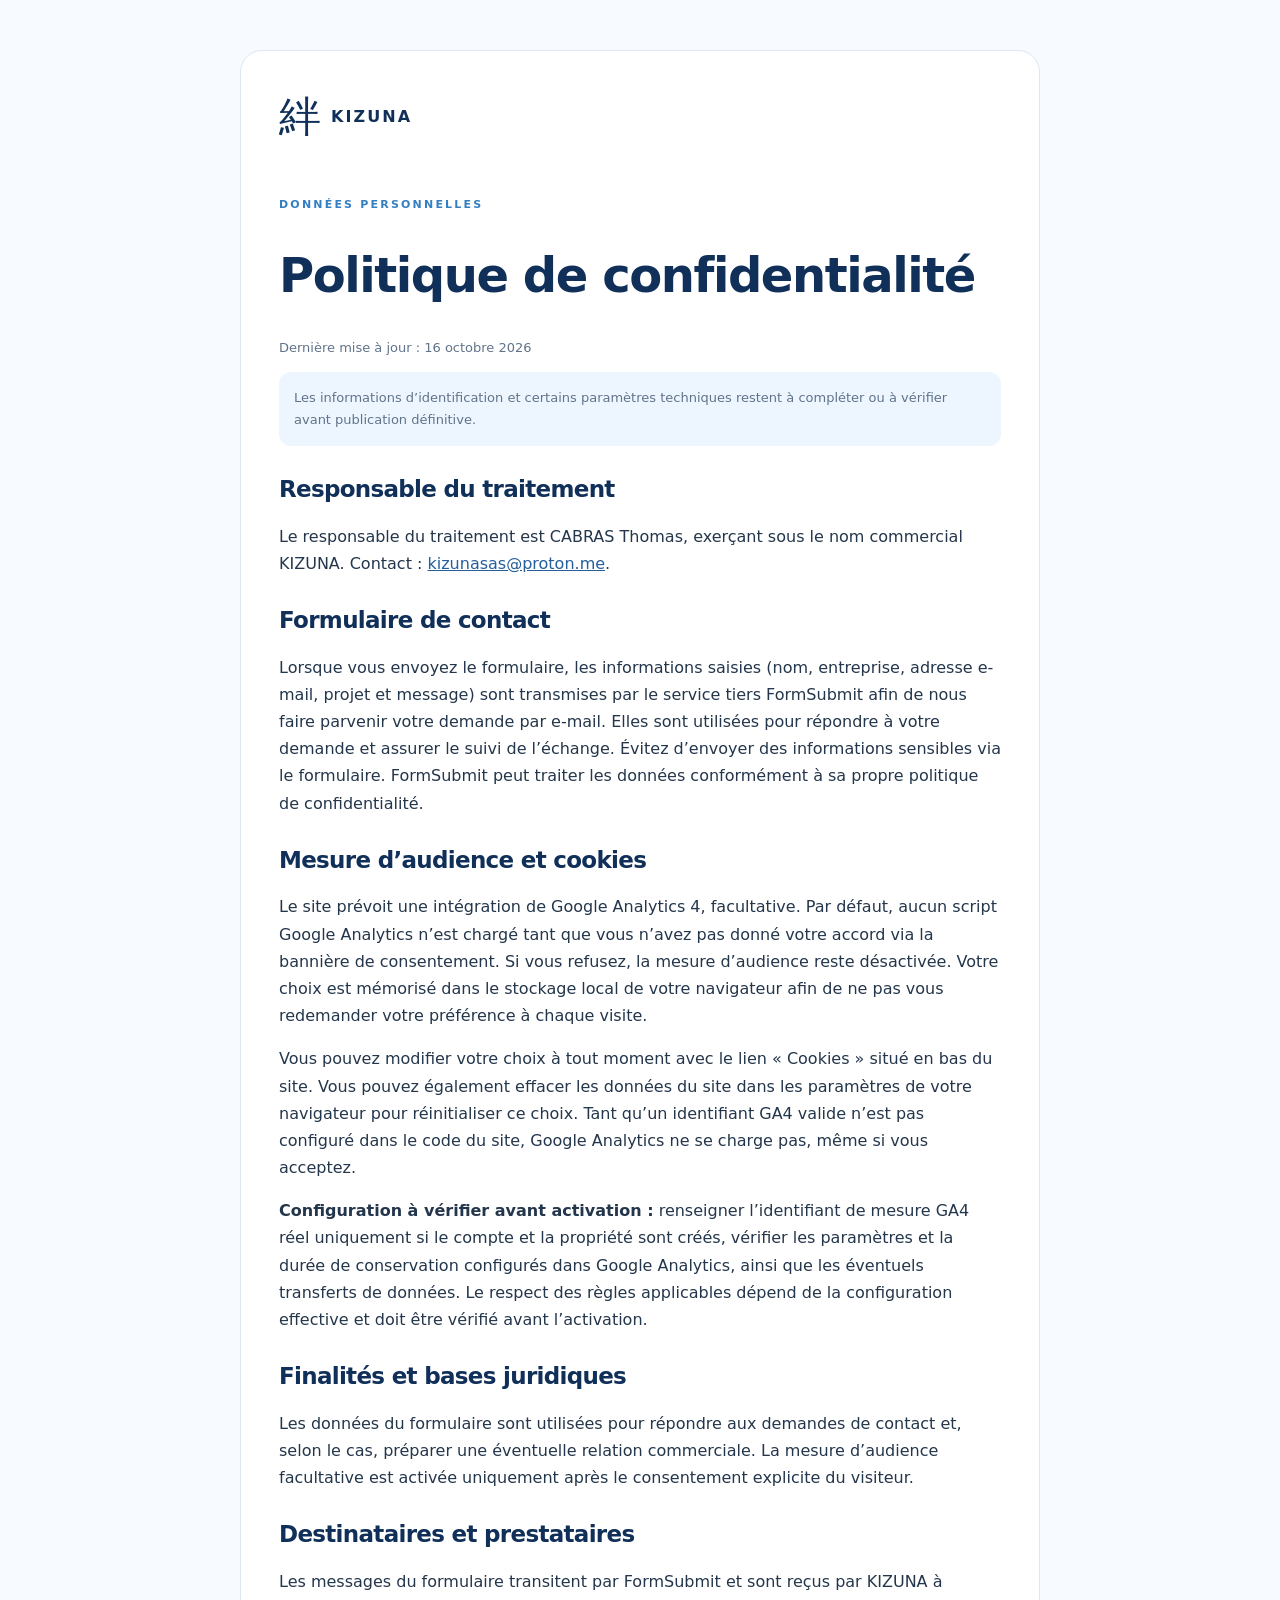
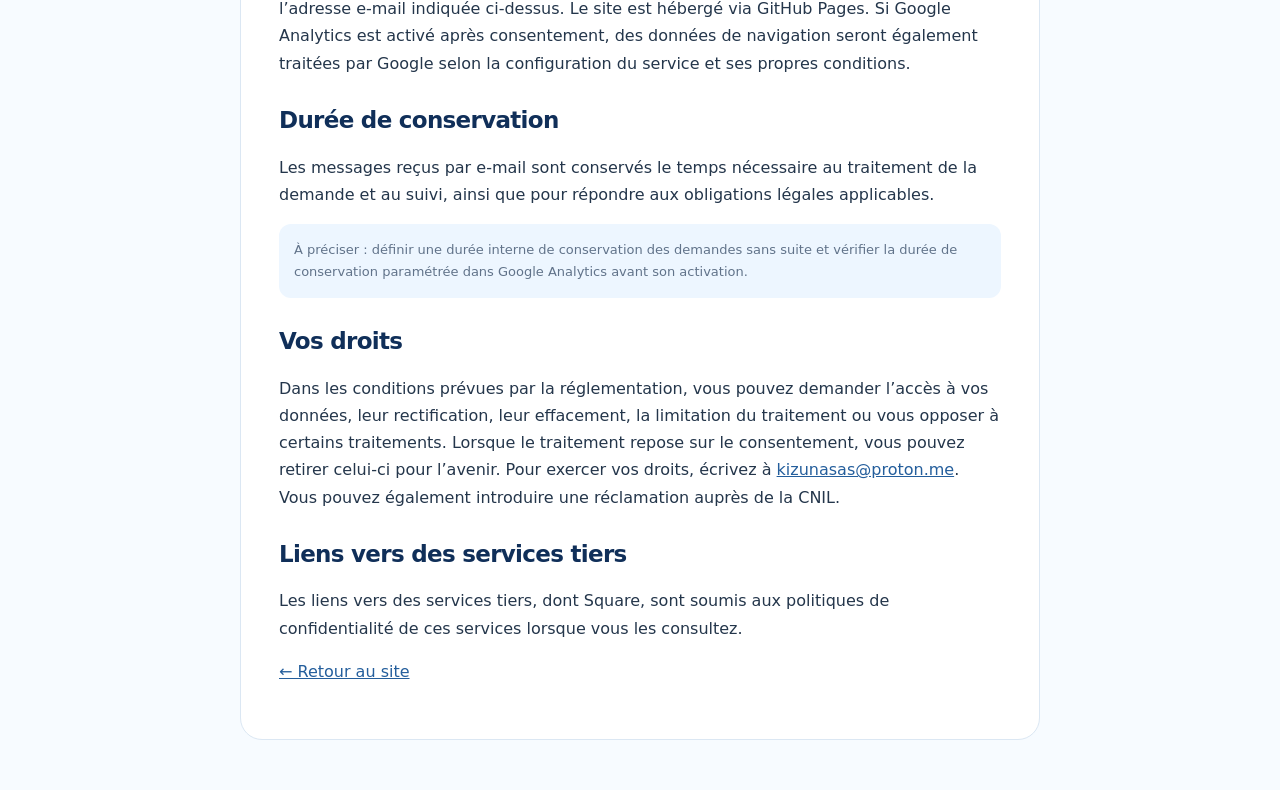
<file: confidentialite.html>
<!doctype html><html lang="fr"><head><meta charset="utf-8"><meta name="viewport" content="width=device-width, initial-scale=1"><meta name="description" content="Politique de confidentialité du site KIZUNA."><meta name="theme-color" content="#102f59"><title>Politique de confidentialité — KIZUNA</title><link rel="icon" href="assets/favicon.svg" type="image/svg+xml"><link rel="stylesheet" href="styles-legal.css"></head><body><main class="legal"><a class="brand" href="index.html"><span>絆</span> KIZUNA</a><p class="eyebrow">Données personnelles</p><h1>Politique de confidentialité</h1><p class="muted">Dernière mise à jour : 16 octobre 2026</p><p class="note">Les informations d’identification et certains paramètres techniques restent à compléter ou à vérifier avant publication définitive.</p><h2>Responsable du traitement</h2><p>Le responsable du traitement est CABRAS Thomas, exerçant sous le nom commercial KIZUNA. Contact : <a href="mailto:kizunasas@proton.me">kizunasas@proton.me</a>.</p><h2>Formulaire de contact</h2><p>Lorsque vous envoyez le formulaire, les informations saisies (nom, entreprise, adresse e-mail, projet et message) sont transmises par le service tiers FormSubmit afin de nous faire parvenir votre demande par e-mail. Elles sont utilisées pour répondre à votre demande et assurer le suivi de l’échange. Évitez d’envoyer des informations sensibles via le formulaire. FormSubmit peut traiter les données conformément à sa propre politique de confidentialité.</p><h2>Mesure d’audience et cookies</h2><p>Le site prévoit une intégration de Google Analytics 4, facultative. Par défaut, aucun script Google Analytics n’est chargé tant que vous n’avez pas donné votre accord via la bannière de consentement. Si vous refusez, la mesure d’audience reste désactivée. Votre choix est mémorisé dans le stockage local de votre navigateur afin de ne pas vous redemander votre préférence à chaque visite.</p><p>Vous pouvez modifier votre choix à tout moment avec le lien « Cookies » situé en bas du site. Vous pouvez également effacer les données du site dans les paramètres de votre navigateur pour réinitialiser ce choix. Tant qu’un identifiant GA4 valide n’est pas configuré dans le code du site, Google Analytics ne se charge pas, même si vous acceptez.</p><p><strong>Configuration à vérifier avant activation :</strong> renseigner l’identifiant de mesure GA4 réel uniquement si le compte et la propriété sont créés, vérifier les paramètres et la durée de conservation configurés dans Google Analytics, ainsi que les éventuels transferts de données. Le respect des règles applicables dépend de la configuration effective et doit être vérifié avant l’activation.</p><h2>Finalités et bases juridiques</h2><p>Les données du formulaire sont utilisées pour répondre aux demandes de contact et, selon le cas, préparer une éventuelle relation commerciale. La mesure d’audience facultative est activée uniquement après le consentement explicite du visiteur.</p><h2>Destinataires et prestataires</h2><p>Les messages du formulaire transitent par FormSubmit et sont reçus par KIZUNA à l’adresse e-mail indiquée ci-dessus. Le site est hébergé via GitHub Pages. Si Google Analytics est activé après consentement, des données de navigation seront également traitées par Google selon la configuration du service et ses propres conditions.</p><h2>Durée de conservation</h2><p>Les messages reçus par e-mail sont conservés le temps nécessaire au traitement de la demande et au suivi, ainsi que pour répondre aux obligations légales applicables.</p><p class="note">À préciser : définir une durée interne de conservation des demandes sans suite et vérifier la durée de conservation paramétrée dans Google Analytics avant son activation.</p><h2>Vos droits</h2><p>Dans les conditions prévues par la réglementation, vous pouvez demander l’accès à vos données, leur rectification, leur effacement, la limitation du traitement ou vous opposer à certains traitements. Lorsque le traitement repose sur le consentement, vous pouvez retirer celui-ci pour l’avenir. Pour exercer vos droits, écrivez à <a href="mailto:kizunasas@proton.me">kizunasas@proton.me</a>. Vous pouvez également introduire une réclamation auprès de la CNIL.</p><h2>Liens vers des services tiers</h2><p>Les liens vers des services tiers, dont Square, sont soumis aux politiques de confidentialité de ces services lorsque vous les consultez.</p><p><a href="index.html">← Retour au site</a></p></main></body></html>
</file>
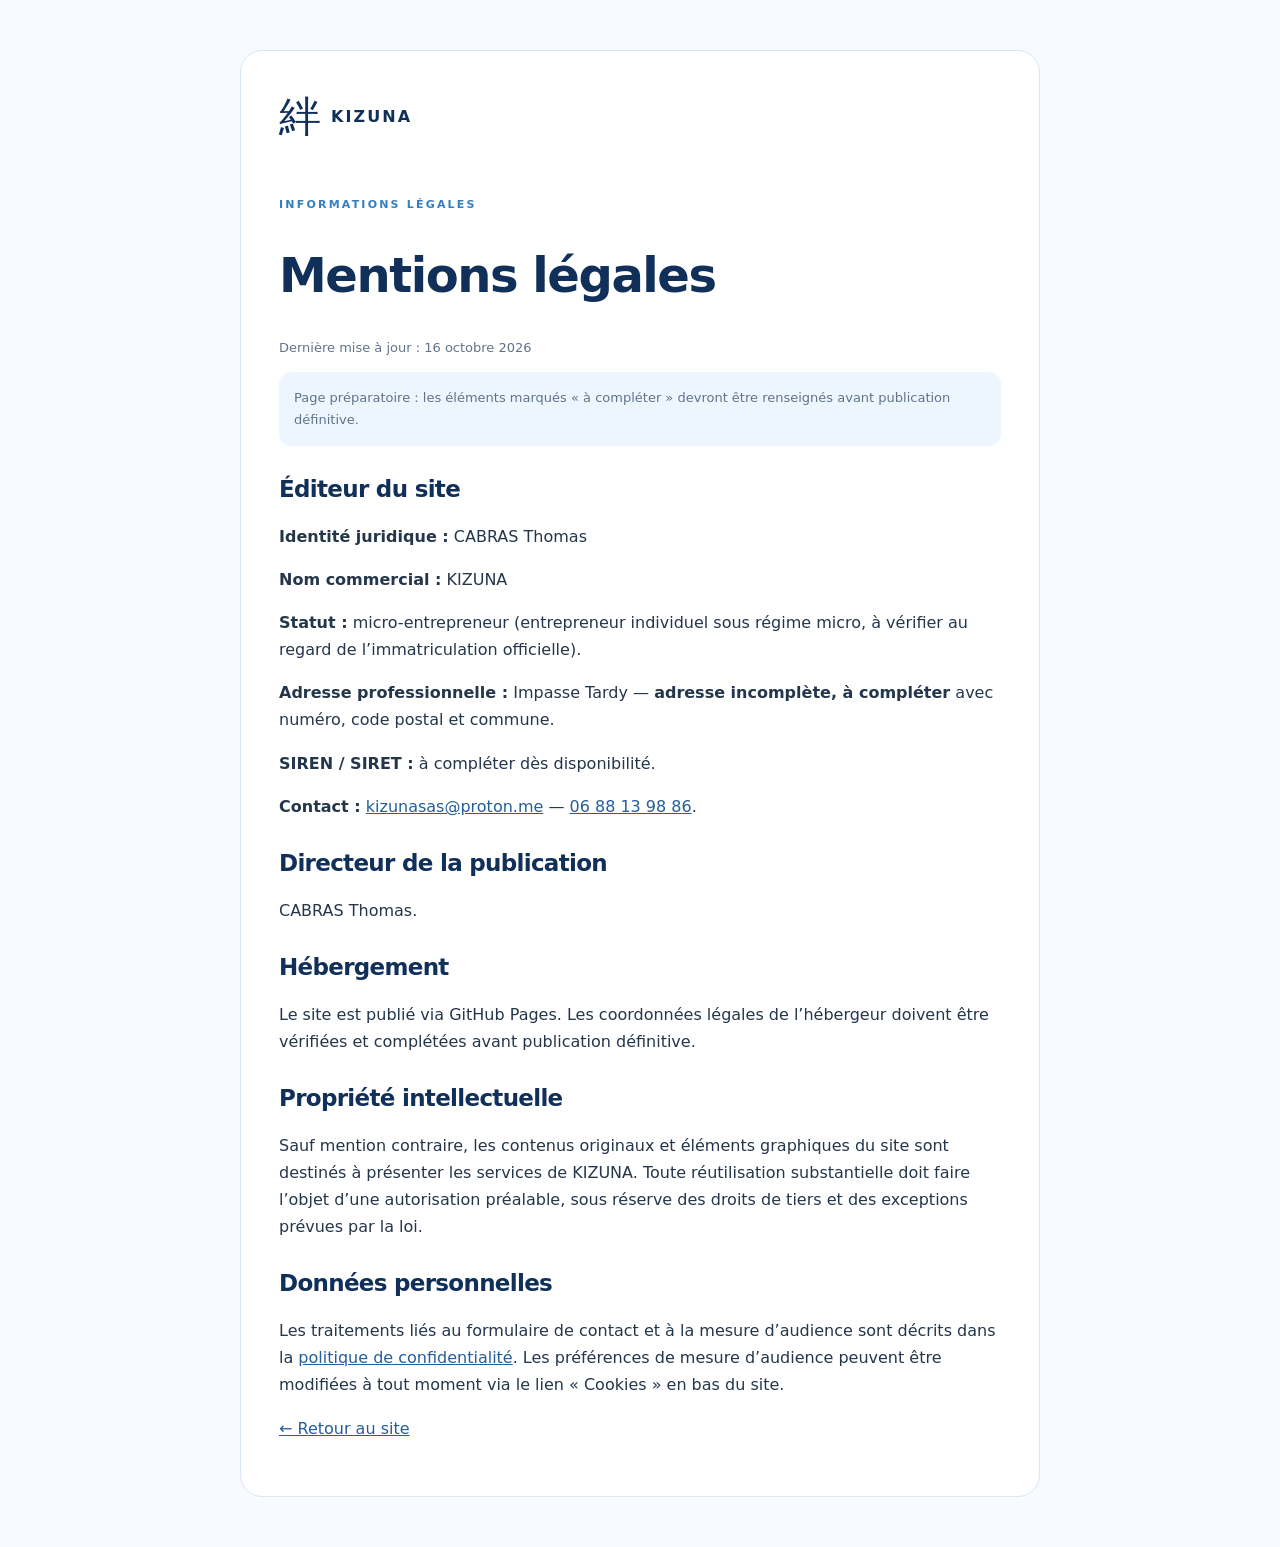
<file: mentions-legales.html>
<!doctype html><html lang="fr"><head><meta charset="utf-8"><meta name="viewport" content="width=device-width, initial-scale=1"><meta name="description" content="Mentions légales du site KIZUNA."><meta name="theme-color" content="#102f59"><title>Mentions légales — KIZUNA</title><link rel="icon" href="assets/favicon.svg" type="image/svg+xml"><link rel="stylesheet" href="styles-legal.css"></head><body><main class="legal"><a class="brand" href="index.html"><span>絆</span> KIZUNA</a><p class="eyebrow">Informations légales</p><h1>Mentions légales</h1><p class="muted">Dernière mise à jour : 16 octobre 2026</p><p class="note">Page préparatoire : les éléments marqués « à compléter » devront être renseignés avant publication définitive.</p><h2>Éditeur du site</h2><p><strong>Identité juridique :</strong> CABRAS Thomas</p><p><strong>Nom commercial :</strong> KIZUNA</p><p><strong>Statut :</strong> micro-entrepreneur (entrepreneur individuel sous régime micro, à vérifier au regard de l’immatriculation officielle).</p><p><strong>Adresse professionnelle :</strong> Impasse Tardy — <strong>adresse incomplète, à compléter</strong> avec numéro, code postal et commune.</p><p><strong>SIREN / SIRET :</strong> à compléter dès disponibilité.</p><p><strong>Contact :</strong> <a href="mailto:kizunasas@proton.me">kizunasas@proton.me</a> — <a href="tel:+33688139886">06 88 13 98 86</a>.</p><h2>Directeur de la publication</h2><p>CABRAS Thomas.</p><h2>Hébergement</h2><p>Le site est publié via GitHub Pages. Les coordonnées légales de l’hébergeur doivent être vérifiées et complétées avant publication définitive.</p><h2>Propriété intellectuelle</h2><p>Sauf mention contraire, les contenus originaux et éléments graphiques du site sont destinés à présenter les services de KIZUNA. Toute réutilisation substantielle doit faire l’objet d’une autorisation préalable, sous réserve des droits de tiers et des exceptions prévues par la loi.</p><h2>Données personnelles</h2><p>Les traitements liés au formulaire de contact et à la mesure d’audience sont décrits dans la <a href="confidentialite.html">politique de confidentialité</a>. Les préférences de mesure d’audience peuvent être modifiées à tout moment via le lien « Cookies » en bas du site.</p><p><a href="index.html">← Retour au site</a></p></main></body></html>
</file>
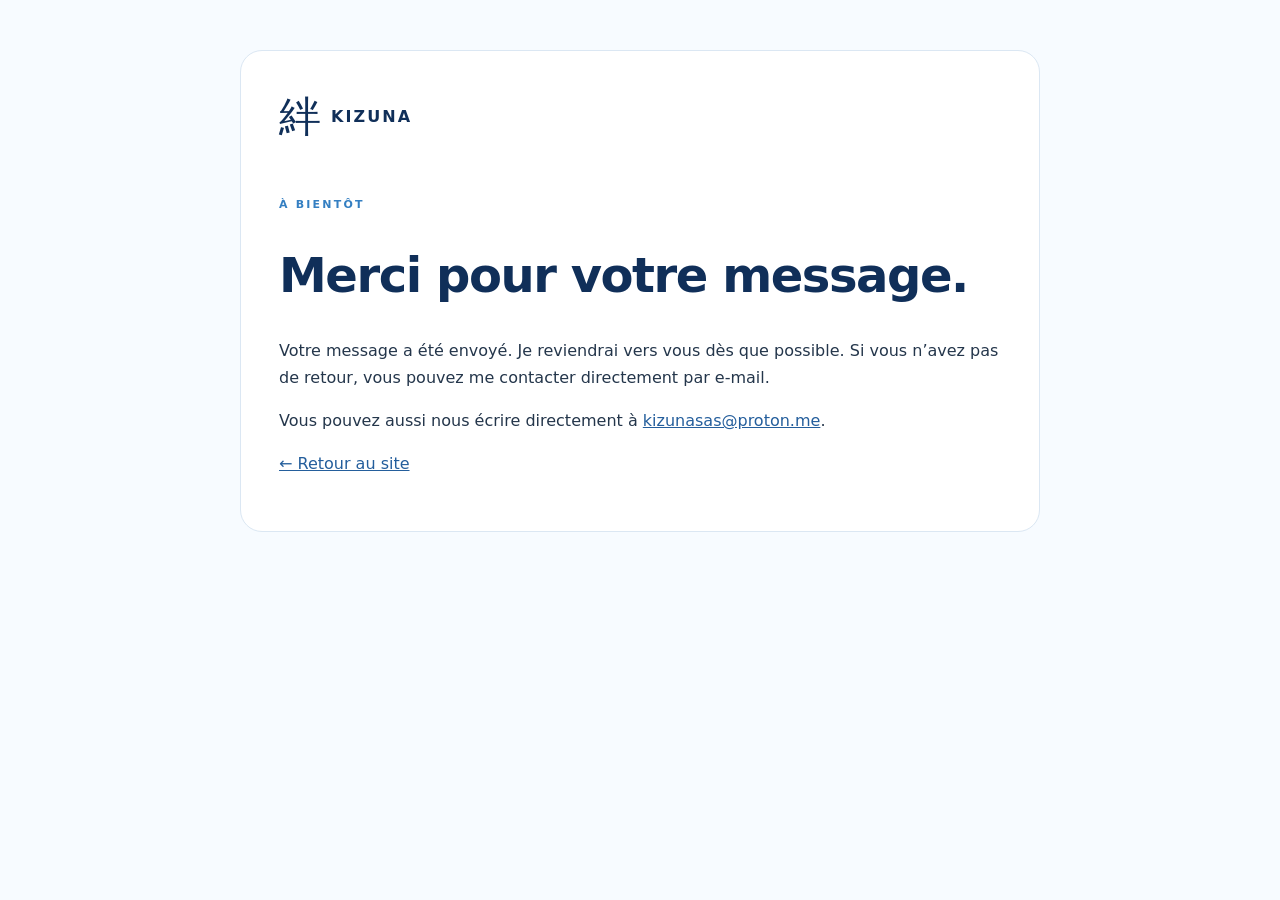
<file: merci.html>
<!doctype html><html lang="fr"><head><meta charset="utf-8"><meta name="viewport" content="width=device-width, initial-scale=1"><meta name="description" content="Merci pour votre intérêt pour KIZUNA."><title>Merci — KIZUNA</title><link rel="icon" href="assets/favicon.svg" type="image/svg+xml"><link rel="stylesheet" href="styles-legal.css"></head><body><main class="legal"><a class="brand" href="index.html"><span>絆</span> KIZUNA</a><p class="eyebrow">À bientôt</p><h1>Merci pour votre message.</h1><p>Votre message a été envoyé. Je reviendrai vers vous dès que possible. Si vous n’avez pas de retour, vous pouvez me contacter directement par e-mail.</p><p>Vous pouvez aussi nous écrire directement à <a href="mailto:kizunasas@proton.me">kizunasas@proton.me</a>.</p><p><a href="index.html">← Retour au site</a></p></main></body></html>
</file>
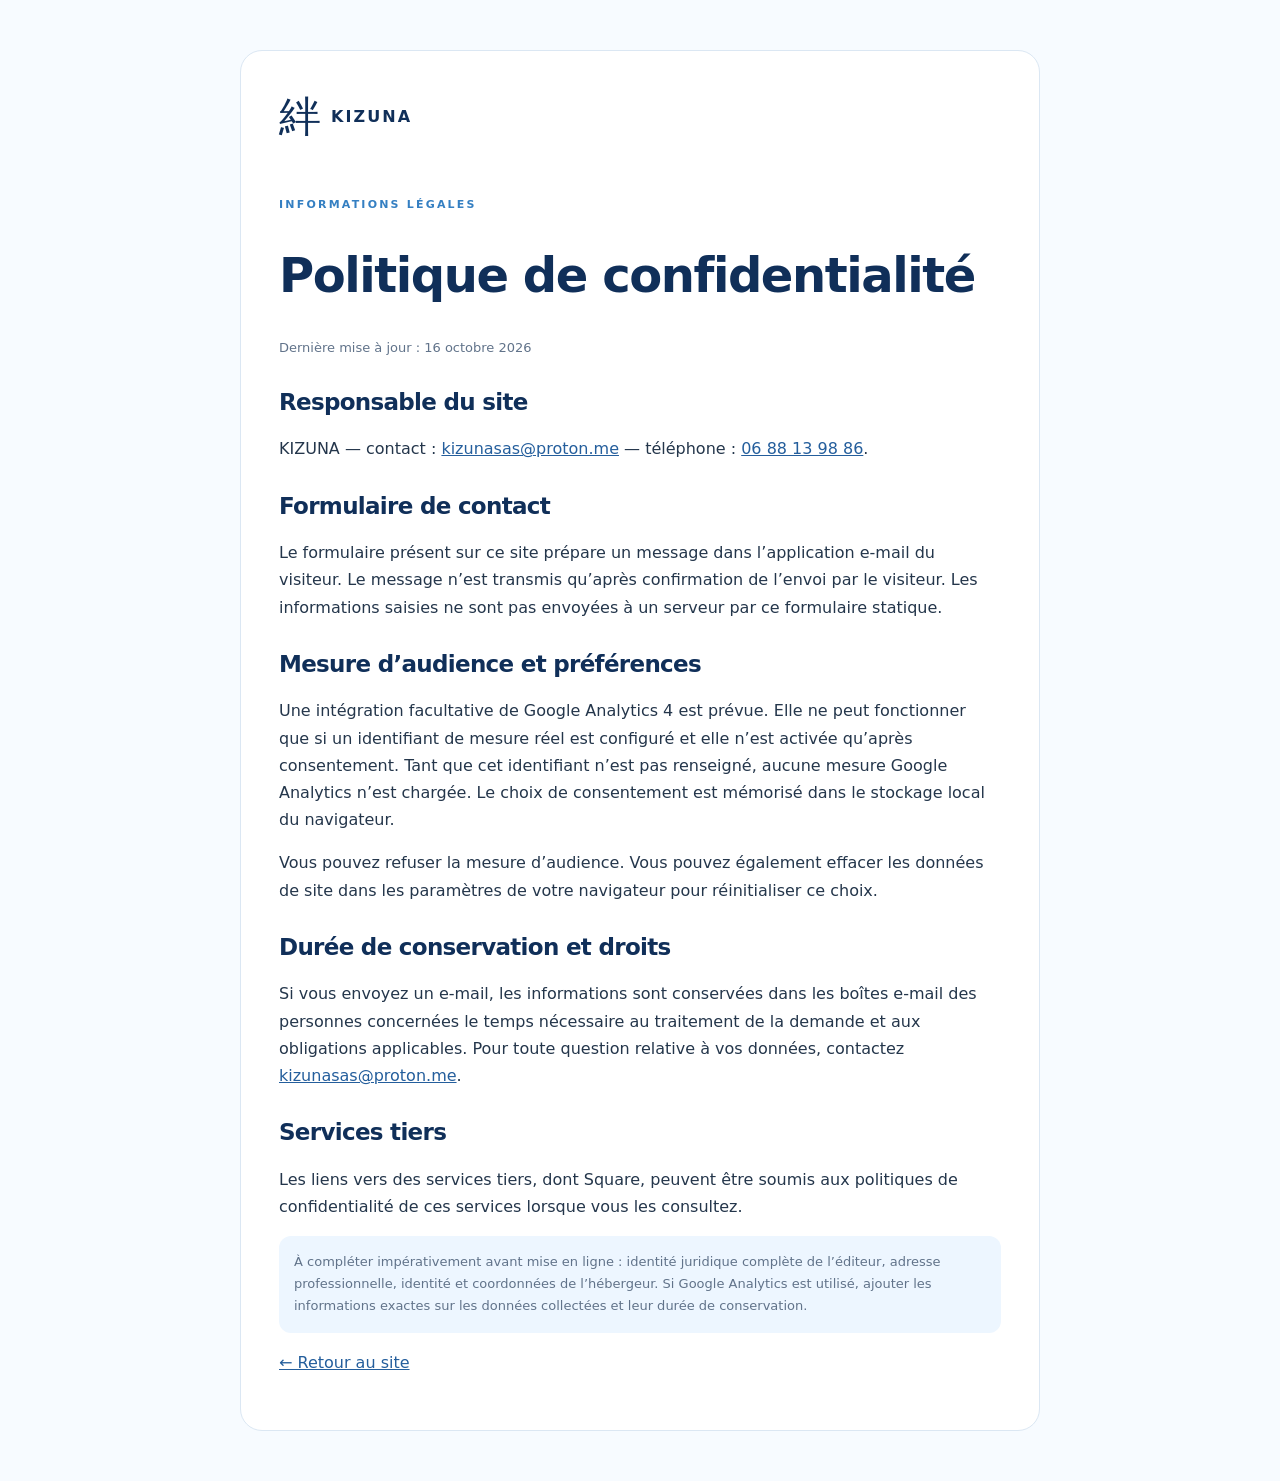
<file: Site/confidentialite.html>
<!doctype html><html lang="fr"><head><meta charset="utf-8"><meta name="viewport" content="width=device-width, initial-scale=1"><meta name="description" content="Politique de confidentialité du site KIZUNA : formulaire de contact, mesure d’audience et droits des visiteurs."><meta name="theme-color" content="#102f59"><title>Politique de confidentialité — KIZUNA</title><link rel="icon" href="assets/favicon.svg" type="image/svg+xml"><link rel="stylesheet" href="styles-legal.css"></head><body><main class="legal"><a class="brand" href="index.html"><span>絆</span> KIZUNA</a><p class="eyebrow">Informations légales</p><h1>Politique de confidentialité</h1><p class="muted">Dernière mise à jour : 16 octobre 2026</p><h2>Responsable du site</h2><p>KIZUNA — contact : <a href="mailto:kizunasas@proton.me">kizunasas@proton.me</a> — téléphone : <a href="tel:+33688139886">06 88 13 98 86</a>.</p><h2>Formulaire de contact</h2><p>Le formulaire présent sur ce site prépare un message dans l’application e-mail du visiteur. Le message n’est transmis qu’après confirmation de l’envoi par le visiteur. Les informations saisies ne sont pas envoyées à un serveur par ce formulaire statique.</p><h2>Mesure d’audience et préférences</h2><p>Une intégration facultative de Google Analytics 4 est prévue. Elle ne peut fonctionner que si un identifiant de mesure réel est configuré et elle n’est activée qu’après consentement. Tant que cet identifiant n’est pas renseigné, aucune mesure Google Analytics n’est chargée. Le choix de consentement est mémorisé dans le stockage local du navigateur.</p><p>Vous pouvez refuser la mesure d’audience. Vous pouvez également effacer les données de site dans les paramètres de votre navigateur pour réinitialiser ce choix.</p><h2>Durée de conservation et droits</h2><p>Si vous envoyez un e-mail, les informations sont conservées dans les boîtes e-mail des personnes concernées le temps nécessaire au traitement de la demande et aux obligations applicables. Pour toute question relative à vos données, contactez <a href="mailto:kizunasas@proton.me">kizunasas@proton.me</a>.</p><h2>Services tiers</h2><p>Les liens vers des services tiers, dont Square, peuvent être soumis aux politiques de confidentialité de ces services lorsque vous les consultez.</p><p class="note">À compléter impérativement avant mise en ligne : identité juridique complète de l’éditeur, adresse professionnelle, identité et coordonnées de l’hébergeur. Si Google Analytics est utilisé, ajouter les informations exactes sur les données collectées et leur durée de conservation.</p><p><a href="index.html">← Retour au site</a></p></main></body></html>
</file>
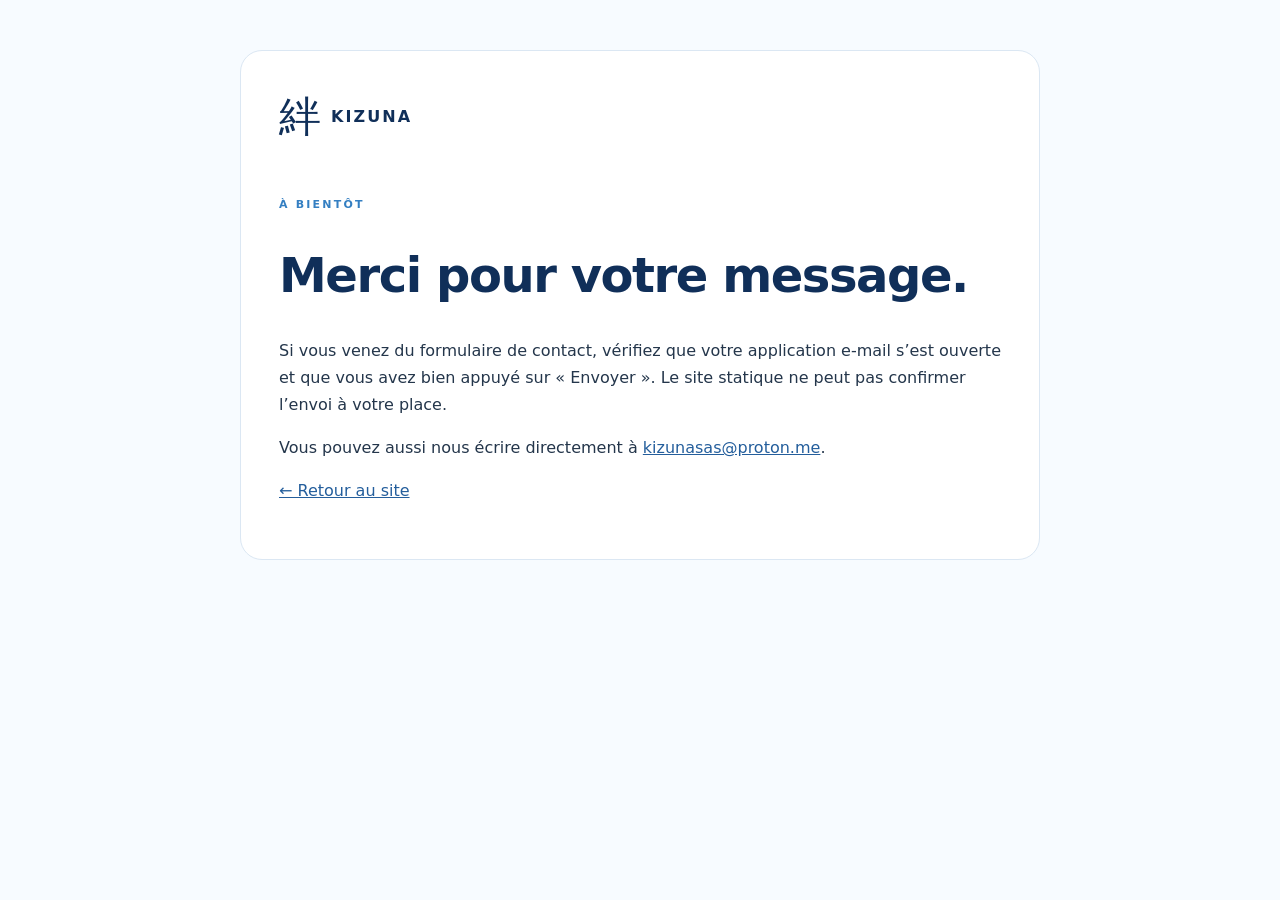
<file: Site/merci.html>
<!doctype html><html lang="fr"><head><meta charset="utf-8"><meta name="viewport" content="width=device-width, initial-scale=1"><meta name="description" content="Merci pour votre intérêt pour KIZUNA."><title>Merci — KIZUNA</title><link rel="icon" href="assets/favicon.svg" type="image/svg+xml"><link rel="stylesheet" href="styles-legal.css"></head><body><main class="legal"><a class="brand" href="index.html"><span>絆</span> KIZUNA</a><p class="eyebrow">À bientôt</p><h1>Merci pour votre message.</h1><p>Si vous venez du formulaire de contact, vérifiez que votre application e-mail s’est ouverte et que vous avez bien appuyé sur « Envoyer ». Le site statique ne peut pas confirmer l’envoi à votre place.</p><p>Vous pouvez aussi nous écrire directement à <a href="mailto:kizunasas@proton.me">kizunasas@proton.me</a>.</p><p><a href="index.html">← Retour au site</a></p></main></body></html>
</file>
<file: styles-legal.css>
*{box-sizing:border-box}body{margin:0;background:#f7fbff;color:#24364b;font-family:Inter,system-ui,-apple-system,"Segoe UI",sans-serif;line-height:1.7}.legal{width:min(800px,calc(100% - 36px));margin:50px auto;padding:38px;background:#fff;border:1px solid #dbe7f3;border-radius:22px}.brand{display:inline-flex;align-items:center;gap:10px;color:#102f59;text-decoration:none;font-weight:800;letter-spacing:.13em;margin-bottom:40px}.brand span{font:42px serif;letter-spacing:0}.eyebrow{font-size:11px;letter-spacing:.2em;text-transform:uppercase;color:#347fc2;font-weight:800}h1,h2{color:#102f59;line-height:1.2;letter-spacing:-.03em}h1{font-size:clamp(32px,6vw,48px)}h2{margin-top:30px;font-size:23px}.muted,.note{color:#61738a;font-size:13px}.note{padding:15px;background:#edf6ff;border-radius:12px}a{color:#245e9c}@media(max-width:600px){.legal{margin:15px auto;padding:23px;border-radius:16px}}
</file>
<file: Site/styles-legal.css>
*{box-sizing:border-box}body{margin:0;background:#f7fbff;color:#24364b;font-family:Inter,system-ui,-apple-system,"Segoe UI",sans-serif;line-height:1.7}.legal{width:min(800px,calc(100% - 36px));margin:50px auto;padding:38px;background:#fff;border:1px solid #dbe7f3;border-radius:22px}.brand{display:inline-flex;align-items:center;gap:10px;color:#102f59;text-decoration:none;font-weight:800;letter-spacing:.13em;margin-bottom:40px}.brand span{font:42px serif;letter-spacing:0}.eyebrow{font-size:11px;letter-spacing:.2em;text-transform:uppercase;color:#347fc2;font-weight:800}h1,h2{color:#102f59;line-height:1.2;letter-spacing:-.03em}h1{font-size:clamp(32px,6vw,48px)}h2{margin-top:30px;font-size:23px}.muted,.note{color:#61738a;font-size:13px}.note{padding:15px;background:#edf6ff;border-radius:12px}a{color:#245e9c}@media(max-width:600px){.legal{margin:15px auto;padding:23px;border-radius:16px}}
</file>
